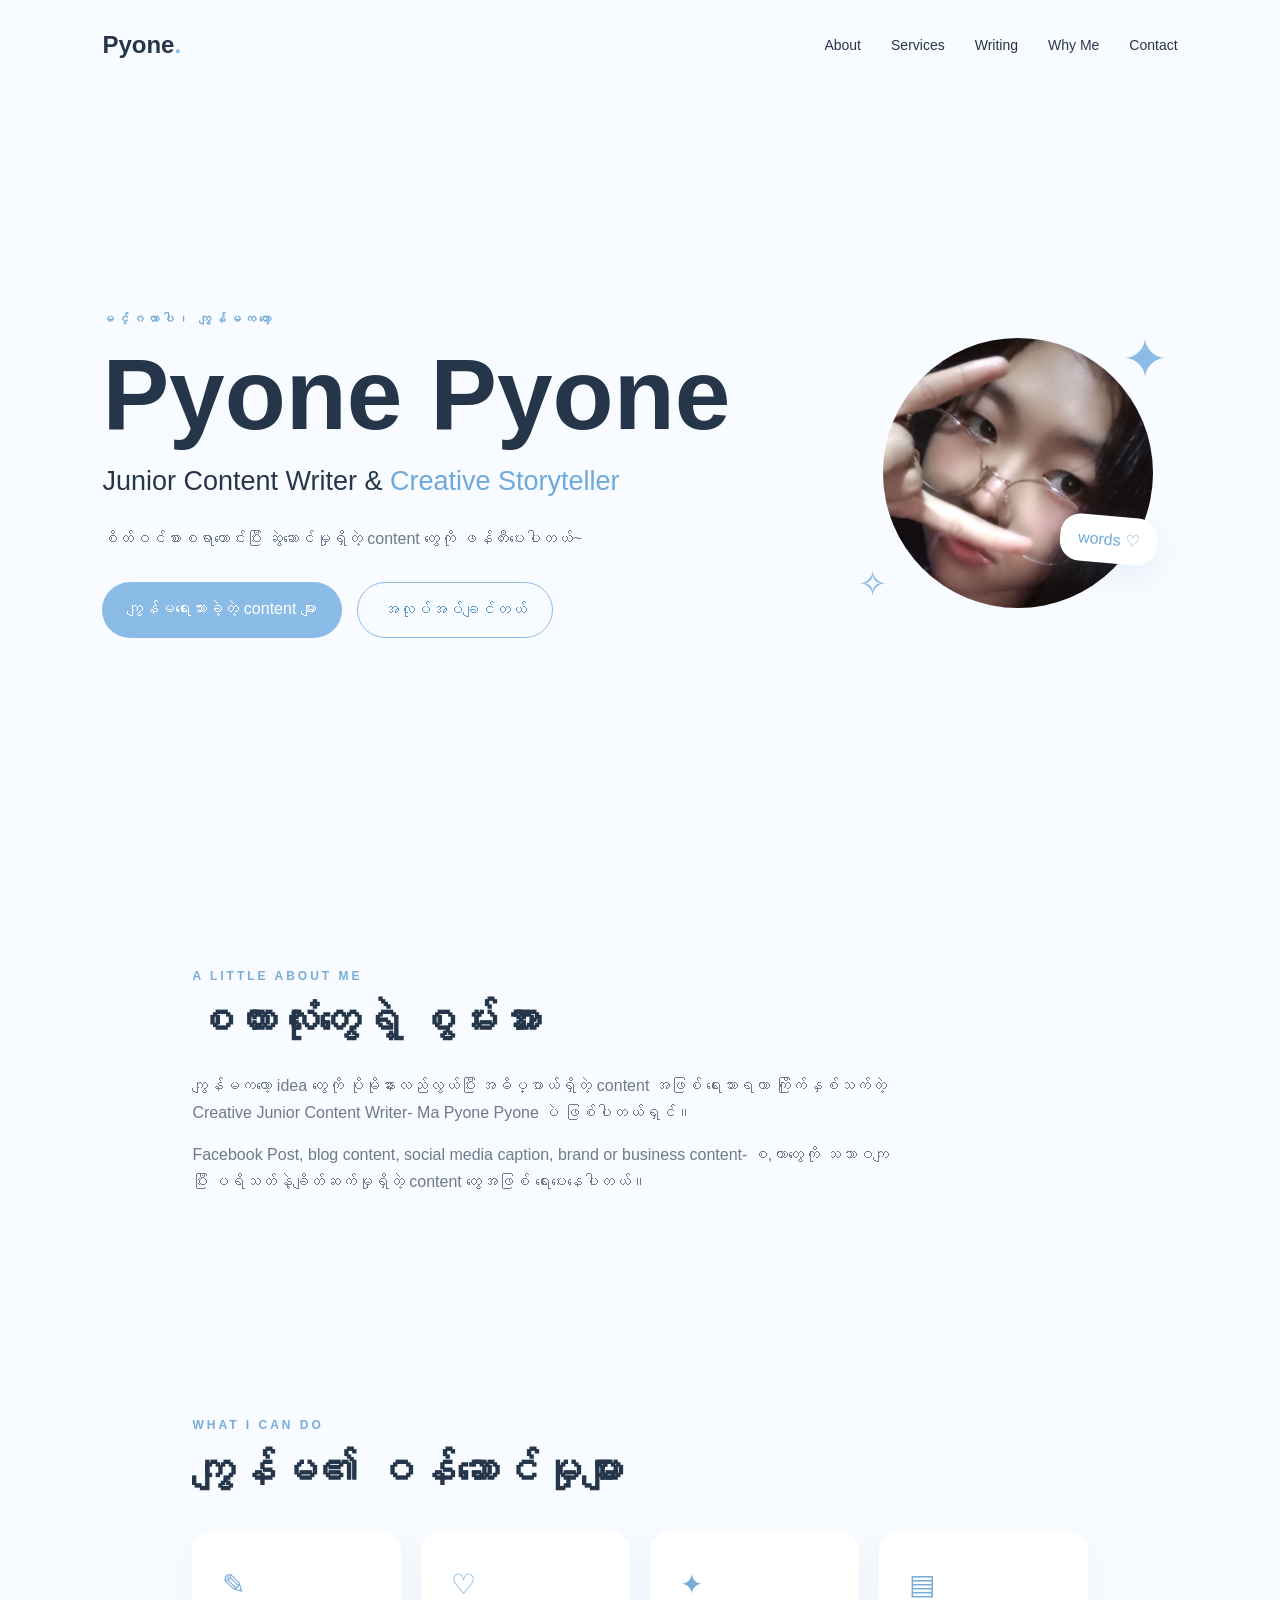
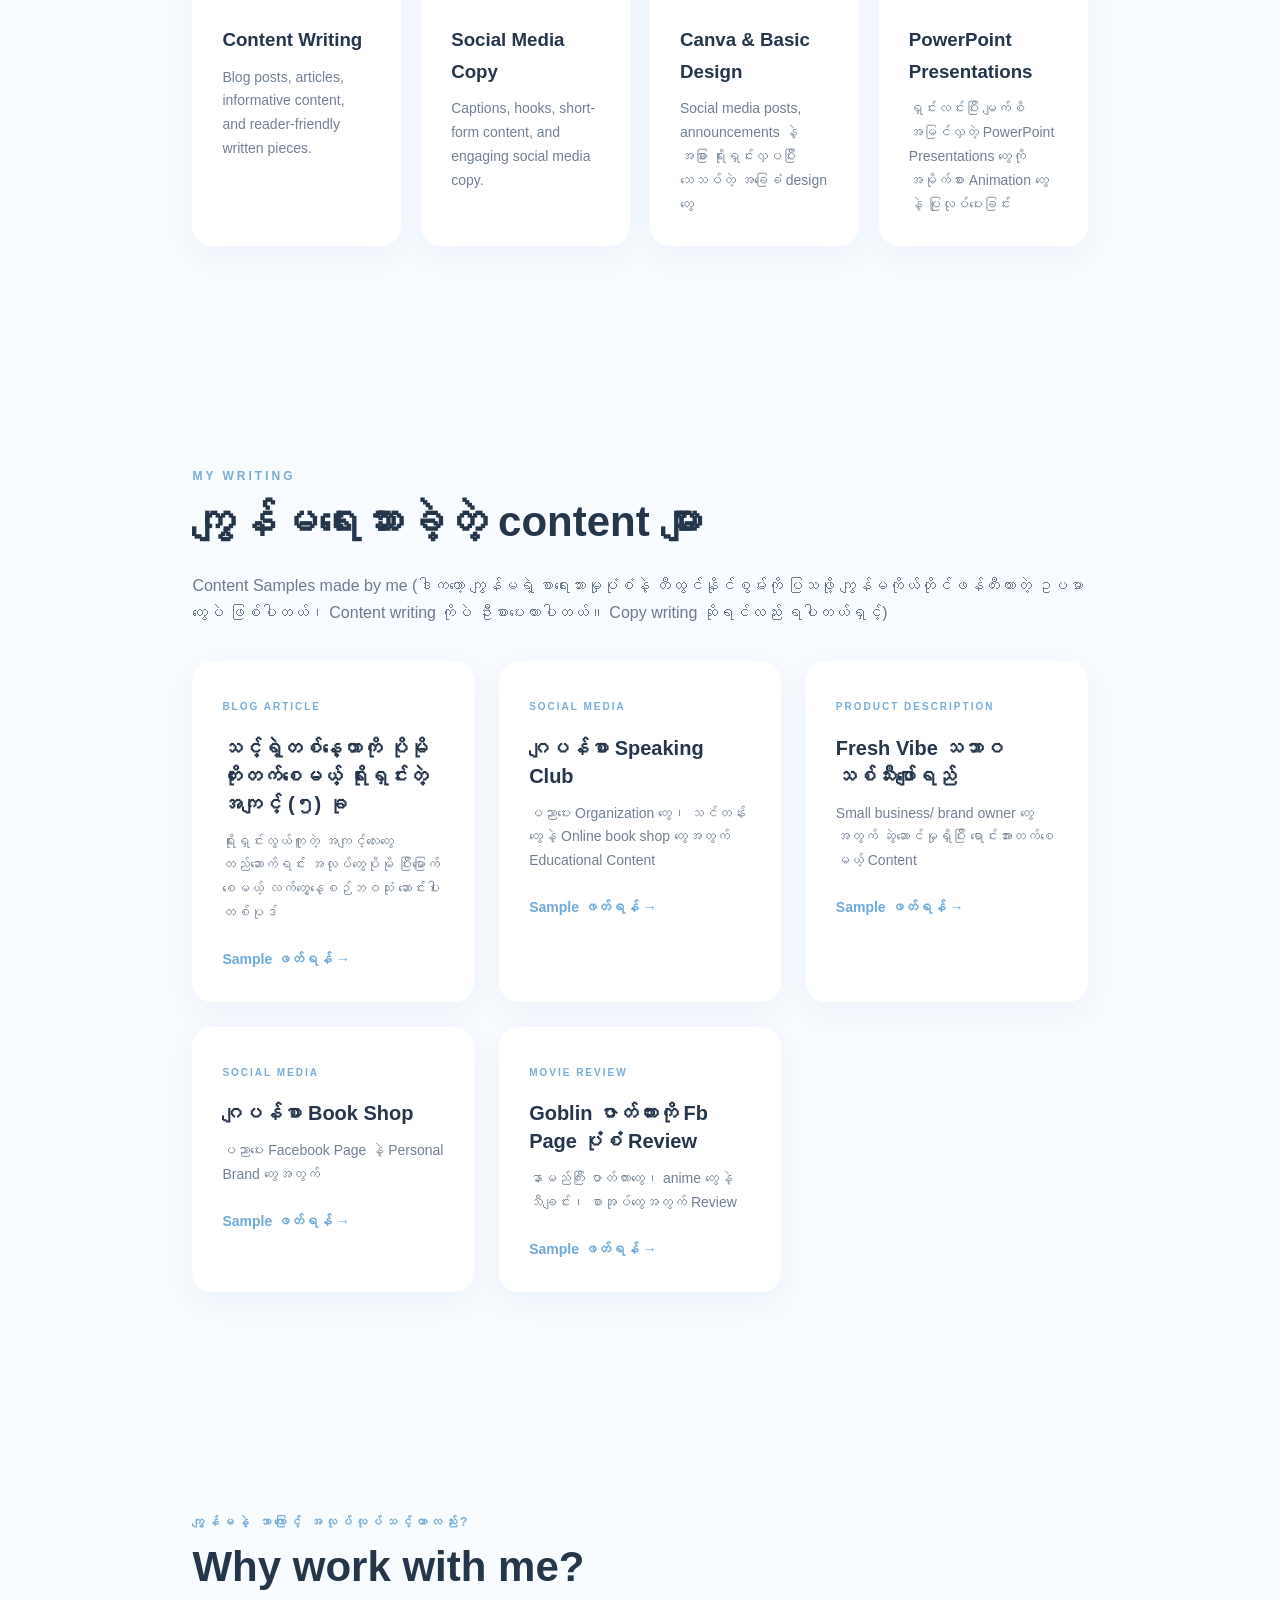
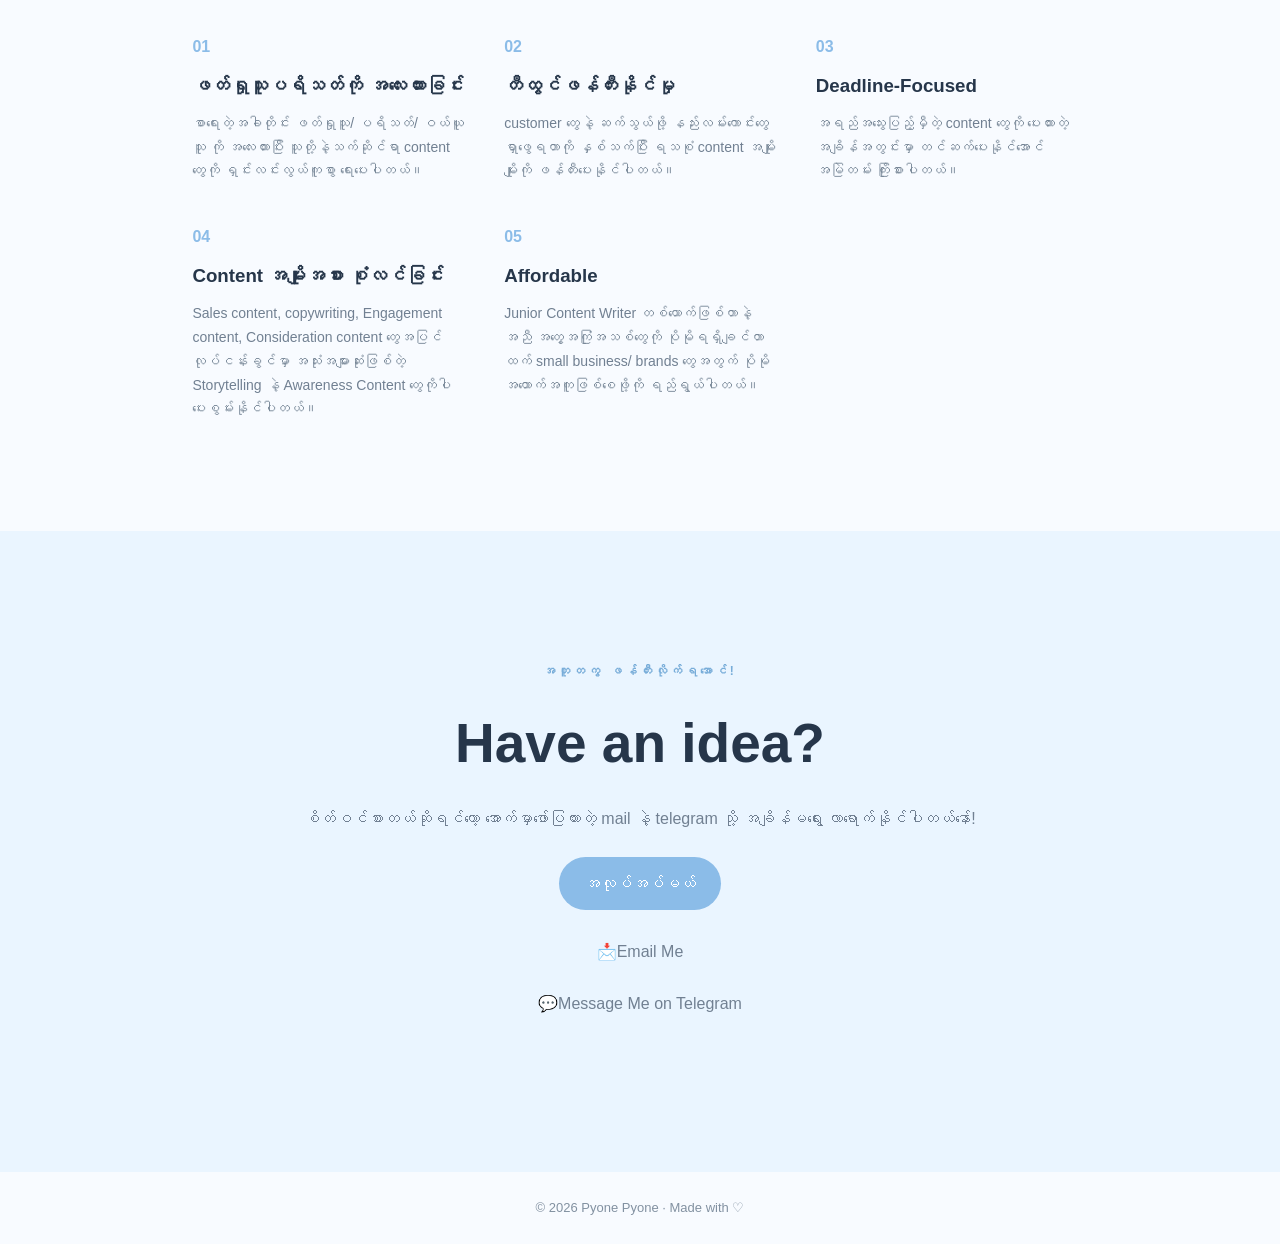
<file: index.html>
<!DOCTYPE html>
<html lang="en">

<head>
    <meta charset="UTF-8">
    <meta name="viewport" content="width=device-width, initial-scale=1.0">

    <title>Pyone | Content Writer</title>

    <link rel="stylesheet" href="mmstyle.css">
</head>

<body>

    <!-- NAVIGATION -->
    <header>
        <nav class="navbar">

            <a href="#" class="logo">
                Pyone<span>.</span>
            </a>

            <button class="menu-toggle" id="menu-toggle">
                ☰
            </button>

            <div class="nav-links" id="nav-links">
                <a href="#about">About</a>
                <a href="#services">Services</a>
                <a href="#writing">Writing</a>
                <a href="#why-me">Why Me</a>
                <a href="#contact">Contact</a>
            </div>

        </nav>
    </header>


    <!-- HERO -->
    <main>

        <section class="hero">

            <div class="hero-text">

                <p class="hello">မင်္ဂလာပါ၊ ကျွန်မကတော့</p>

                <h1>Pyone Pyone</h1>

                <h2>
                    Junior Content Writer &
                    <span>Creative Storyteller</span>
                </h2>

                <p class="intro">
                    စိတ်ဝင်စားစရာကောင်းပြီး ဆွဲဆောင်မှုရှိတဲ့ content တွေကို ဖန်တီးပေးပါတယ်~
                </p>

                <div class="buttons">

                    <a href="#writing" class="btn primary">
                        ကျွန်မရေးသားခဲ့တဲ့ content များ
                    </a>

                    <a href="#contact" class="btn secondary">
                        အလုပ်အပ်ချင်တယ်
                    </a>

                </div>

            </div>


            <div class="hero-decoration">

                <div class="circle">
                    <img src="me.jpg" alt="Your Name" oncontextmenu="return false;">
                </div>

                <div class="sparkle sparkle-one">✦</div>

                <div class="sparkle sparkle-two">✧</div>

                <div class="floating-note">
                    words ♡
                </div>

            </div>

        </section>


        <!-- ABOUT -->
        <section id="about" class="section reveal">

            <p class="section-label">A LITTLE ABOUT ME</p>

            <h2>စကားလုံးတွေရဲ့ စွမ်းအား</h2>

            <div class="about-content">

                <p>
                    ကျွန်မကတော့ idea တွေကို ပိုမိုနားလည်လွယ်ပြီး အဓိပ္ပာယ်ရှိတဲ့ content အဖြစ် ရေးသားရတာ ကြိုက်နှစ်သက်တဲ့ Creative Junior Content Writer- Ma Pyone Pyone ပဲ ဖြစ်ပါတယ်ရှင်။
                </p>

                <p>
                    Facebook Post, blog content, social media caption, brand or business content- စ,တာတွေကို သဘာဝကျပြီး ပရိသတ်နဲ့ချိတ်ဆက်မှုရှိတဲ့ content တွေအဖြစ် ရေးပေးနေပါတယ်။
                
                </p>

            </div>

        </section>


        <!-- SERVICES -->
        <section id="services" class="section reveal">

            <p class="section-label">WHAT I CAN DO</p>

            <h2>ကျွန်မ၏ ဝန်ဆောင်မှုများ</h2>

            <div class="services-container">

                <div class="service-card">
                    <div class="icon">✎</div>

                    <h3>Content Writing</h3>

                    <p>
                        Blog posts, articles, informative content,
                        and reader-friendly written pieces.
                    </p>
                </div>


                <div class="service-card">
                    <div class="icon">♡</div>

                    <h3>Social Media Copy</h3>

                    <p>
                        Captions, hooks, short-form content,
                        and engaging social media copy.
                    </p>
                </div>


                <div class="service-card">
                    <div class="icon">✦</div>

                    <h3>Canva & Basic Design</h3>

                    <p>
                        Social media posts, announcements နဲ့ အခြား ရိုးရှင်းလှပပြီး သေသပ်တဲ့ အခြေခံ design တွေ

                    </p>
                </div>


                <div class="service-card">
                    <div class="icon">▤</div>

                    <h3>PowerPoint Presentations</h3>

                    <p>
                        ရှင်းလင်းပြီး မျက်စိအမြင်လှတဲ့ PowerPoint Presentations တွေကို အမိုက်စား Animation တွေနဲ့ ပြုလုပ်ပေးခြင်း
                    </p>
                </div>

            </div>

        </section>


        <!-- WRITING -->
        <section id="writing" class="section reveal">

            <p class="section-label">MY WRITING</p>

            <h2>ကျွန်မရေးသားခဲ့တဲ့ content များ</h2>

            <p class="section-description">
                Content Samples made by me (ဒါကတော့ ကျွန်မရဲ့ စာရေးသားမှုပုံစံနဲ့ တီထွင်နိုင်စွမ်းကို ပြသဖို့ ကျွန်မကိုယ်တိုင်ဖန်တီးထားတဲ့  ဥပမာတွေပဲ ဖြစ်ပါတယ်၊ Content writing ကိုပဲ ဦးစားပေးထားပါတယ်။ Copy writing ဆိုရင်လည်း ရပါတယ်ရှင့်)
            </p>


            <div class="writing-container">

                <article class="writing-card">

                    <span class="writing-type">
                        BLOG ARTICLE
                    </span>

                    <h3>
                
                        သင့်ရဲ့တစ်နေ့တာကို ပိုမိုတိုးတက်စေမယ့် ရိုးရှင်းတဲ့အကျင့် (၅) ခု
                    </h3>

                    <p>
                        ရိုးရှင်းလွယ်ကူတဲ့ အကျင့်လေးတွေတည်ဆောက်ရင်း အလုပ်တွေပိုမို ပြီးမြောက်စေမယ့် လက်တွေ့နေ့စဉ်ဘဝသုံး ဆောင်းပါးတစ်ပုဒ်
                        
                    </p>

                    <a href="mmsample1.html"  class="read-more">
                        Sample ဖတ်ရန် →
                    </a>

                </article>


                <article class="writing-card">

                    <span class="writing-type">
                        SOCIAL MEDIA
                    </span>

                    <h3>
                        ဂျပန်စာ Speaking Club
                    </h3>

                    <p>
                        ပညာပေး Organization တွေ၊ သင်တန်းတွေနဲ့ Online book shop တွေအတွက် Educational Content
                    </p>

                    <a href="mmsample2.html"  class="read-more">
                        Sample ဖတ်ရန် →
                    </a>

                </article>


                <article class="writing-card">

                    <span class="writing-type">
                        PRODUCT DESCRIPTION
                    </span>

                    <h3>
                        Fresh Vibe သဘာဝသစ်သီးဖျော်ရည်
                    </h3>

                    <p>
                        Small business/ brand owner တွေအတွက် ဆွဲဆောင်မှုရှိပြီး ရောင်းအားတက်စေမယ့် Content
                    </p>

                    <a href="mmsample3.html"  class="read-more">
                        Sample ဖတ်ရန် →
                    </a>

                </article>

                <article class="writing-card">

                    <span class="writing-type">
                        SOCIAL MEDIA
                    </span>

                    <h3>
                        ဂျပန်စာ Book Shop
                    </h3>

                    <p>
                        ပညာပေး Facebook Page နဲ့ Personal Brand တွေအတွက်
                    </p>

                    <a href="mmsample4.html"  class="read-more">
                        Sample ဖတ်ရန် →
                    </a>

                </article>

                <article class="writing-card">

                    <span class="writing-type">
                        MOVIE REVIEW
                    </span>

                    <h3>
                        Goblin ဇာတ်ကားကို Fb Page ပုံစံ Review
                    </h3>

                    <p>
                        နာမည်ကြီး ဇာတ်ကားတွေ၊ anime တွေနဲ့ သီချင်း၊ စာအုပ်တွေအတွက် Review 
                    </p>

                    <a href="mmsample5.html"  class="read-more">
                        Sample ဖတ်ရန် →
                    </a>

                </article>
            </div>

        </section>


        <!-- WHY ME -->
        <section id="why-me" class="section reveal">

            <p class="section-label">ကျွန်မနဲ့ ဘာကြောင့် အလုပ်လုပ်သင့်တာလည်း?</p>

            <h2>Why work with me?</h2>

            <div class="qualities">

                <div>
                    <span>01</span>
                    <h3>ဖတ်ရှုသူပရိသတ်ကို အလေးထားခြင်း</h3>
                    <p>
                        စာရေးတဲ့အခါတိုင်း ဖတ်ရှုသူ/ ပရိသတ်/ ဝယ်ယူသူ ကို အလေးထားပြီး သူတို့နဲ့သက်ဆိုင်ရာ content တွေကို ရှင်းလင်းလွယ်ကူစွာ ရေးပေးပါတယ်။
                    
                    </p>
                </div>


                <div>
                    <span>02</span>
                    <h3>တီထွင်ဖန်တီးနိုင်မှု</h3>
                    <p>
                        customer တွေနဲ့ ဆက်သွယ်ဖို့ နည်းလမ်းကောင်းတွေရှာဖွေရတာကို နှစ်သက်ပြီး ရသစုံ content အမျိုးမျိုးကို ဖန်တီးပေးနိုင်ပါတယ်။
                       
                    </p>
                </div>


                <div>
                    <span>03</span>
                    <h3>Deadline-Focused</h3>
                    <p>
                        အရည်အသွေးပြည့်မှီတဲ့ content တွေကို ပေးထားတဲ့အချိန်အတွင်းမှာ တင်ဆက်ပေးနိုင်အောင် အမြဲတမ်း ကြိုးစားပါတယ်။
                        
                    </p>
                </div>

                <div>
                    <span>04</span>
                    <h3>Content အမျိုးအစား စုံလင်ခြင်း</h3>
                    <p>
                        Sales content, copywriting, Engagement content, Consideration content တွေအပြင် လုပ်ငန်းခွင်မှာ အသုံးအများဆုံးဖြစ်တဲ့ Storytelling နဲ့ Awareness Content တွေကိုပါ ပေးစွမ်းနိုင်ပါတယ်။
                        
                    </p>
                </div>

                <div>
                    <span>05</span>
                    <h3>Affordable</h3>
                    <p>
                        Junior Content Writer တစ်ယောက်ဖြစ်တာနဲ့အညီ အတွေ့အကြုံအသစ်တွေကို ပိုမိုရရှိချင်တာထက် small business/ brands တွေအတွက် ပိုမိုအထောက်အကူဖြစ်စေဖို့ကို ရည်ရွယ်ပါတယ်။
                        
                    </p>
                </div>
            </div>

        </section>


        <!-- CONTACT -->
        <section id="contact" class="contact reveal">

            <p class="section-label">အတူတကွ ဖန်တီးလိုက်ရအောင်!</p>

            <h2>Have an idea?</h2>

            <p>
                စိတ်ဝင်စားတယ်ဆိုရင်တော့ အောက်မှာဖော်ပြထားတဲ့ mail နဲ့ telegram သို့ အချိန်မရွေး လာရောက်နိုင်ပါတယ်နော်!
            </p>

            <a
                href="mailto:pyonepyone.444.53@gmail.com"
                class="btn primary"
            >အလုပ်အပ်မယ်
            </a>
            <br><br>
            <p><a href="mailto:pyonepyone.444.53@gmail.com">📩Email Me</a></p>
            <p><a href="https://t.me/pyone_p" target="_blank" >💬Message Me on Telegram</a></p>
        </section>

    </main>


    <!-- FOOTER -->
    <footer>

        <p>
            © 2026 Pyone Pyone · Made with ♡
        </p>

    </footer>


    <script src="mmscript.js"></script>

</body>
</html>
</file>
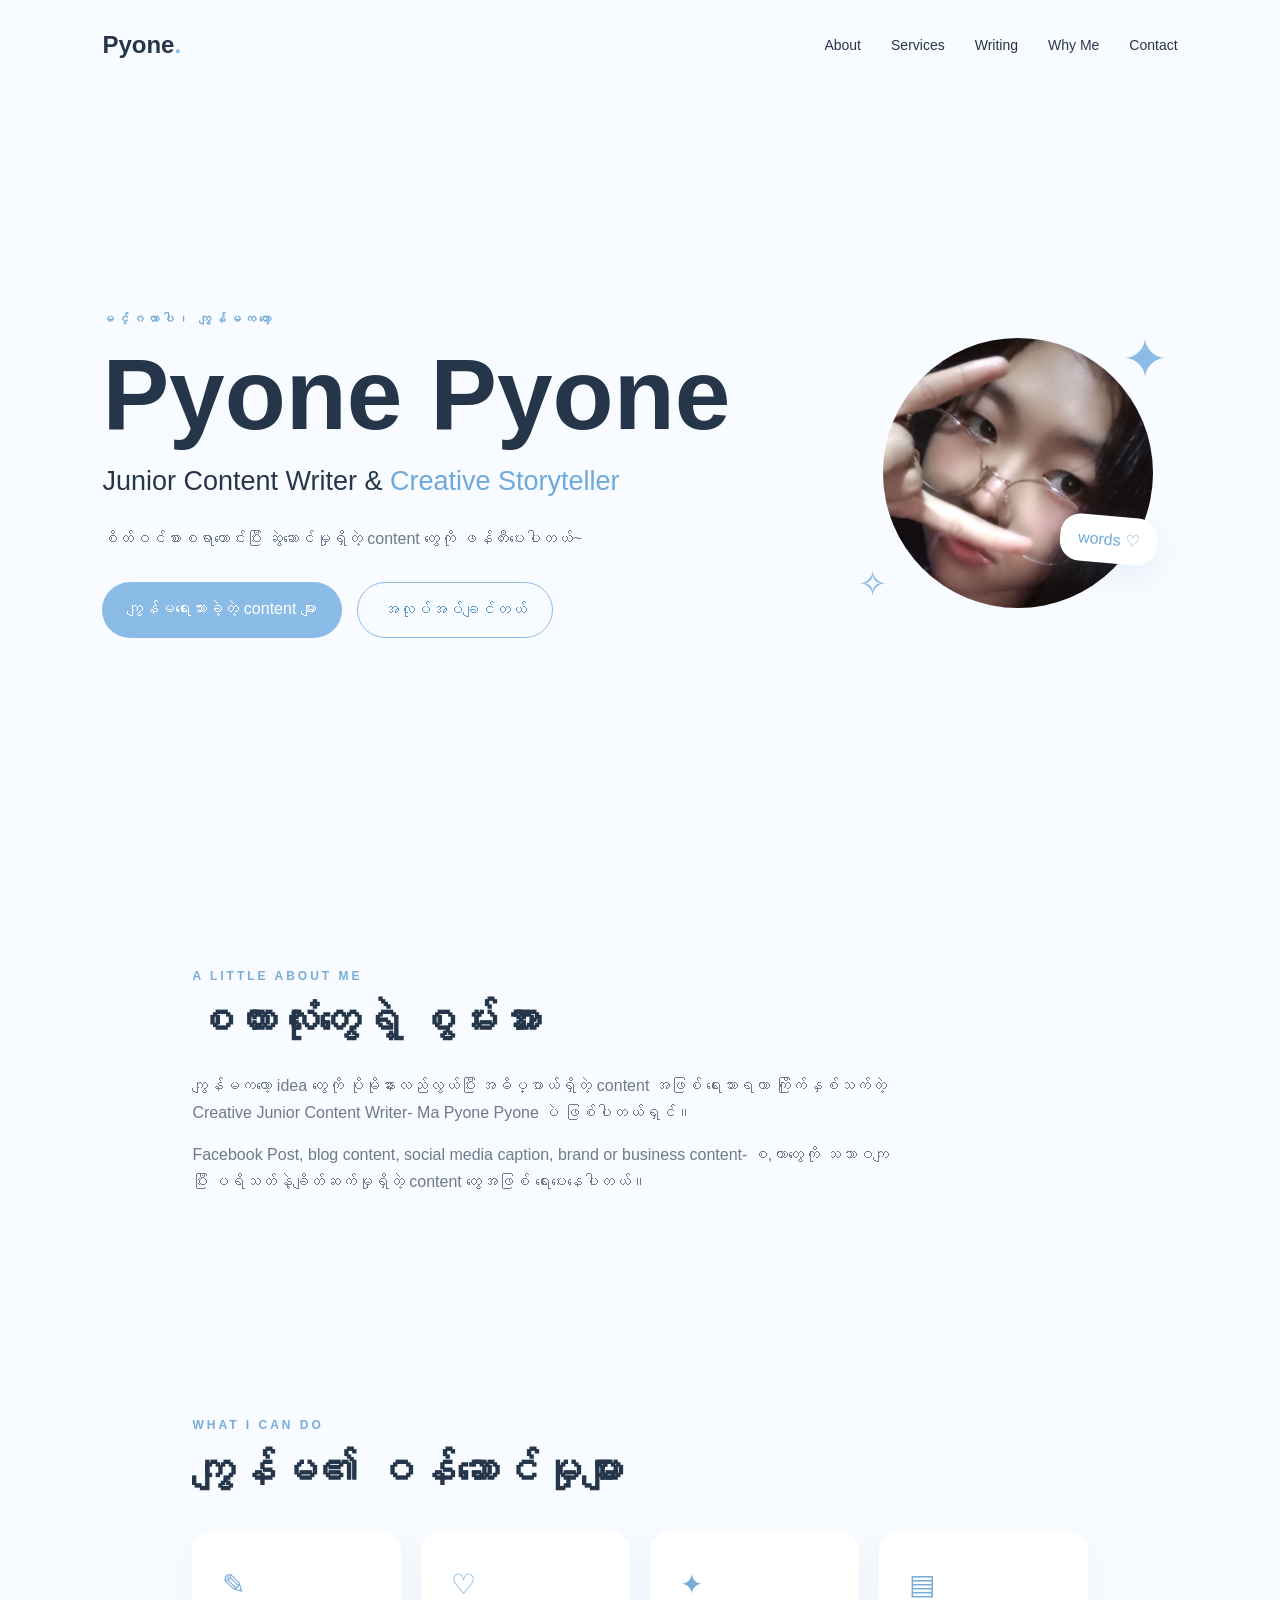
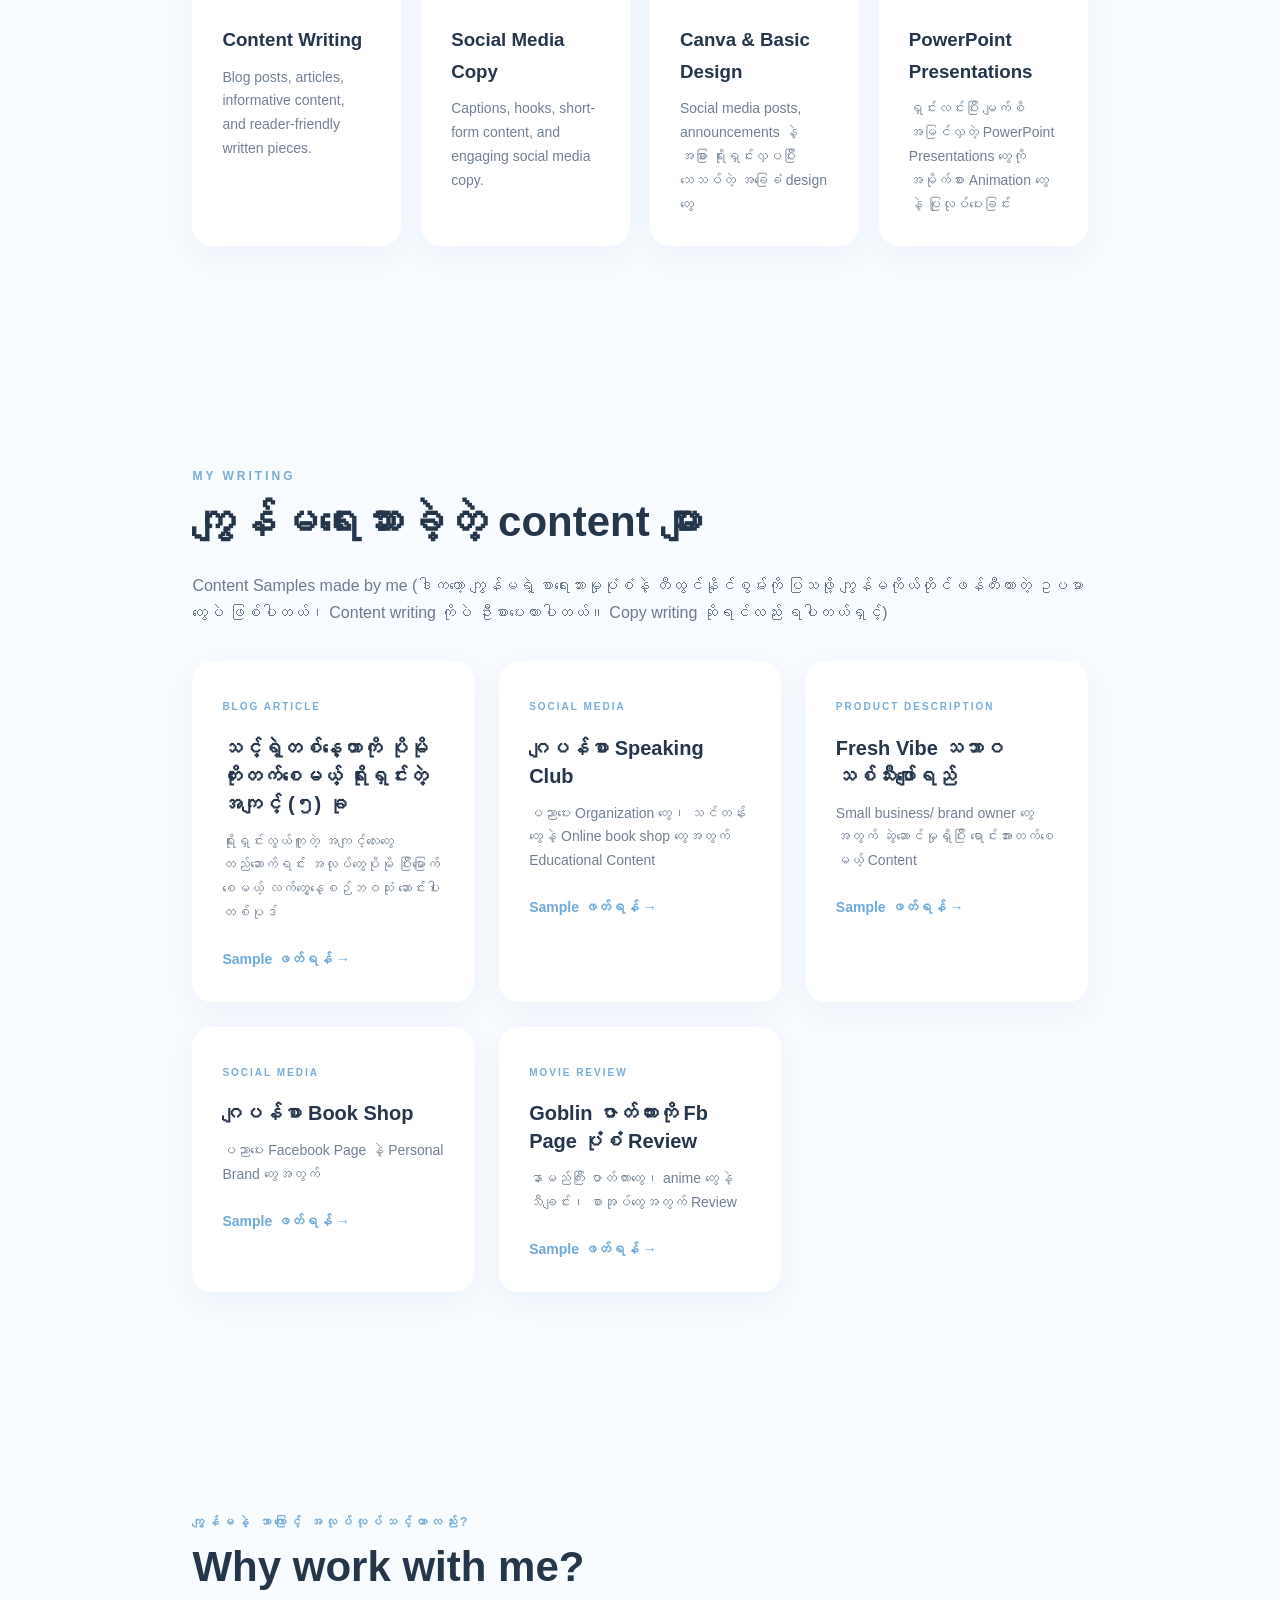
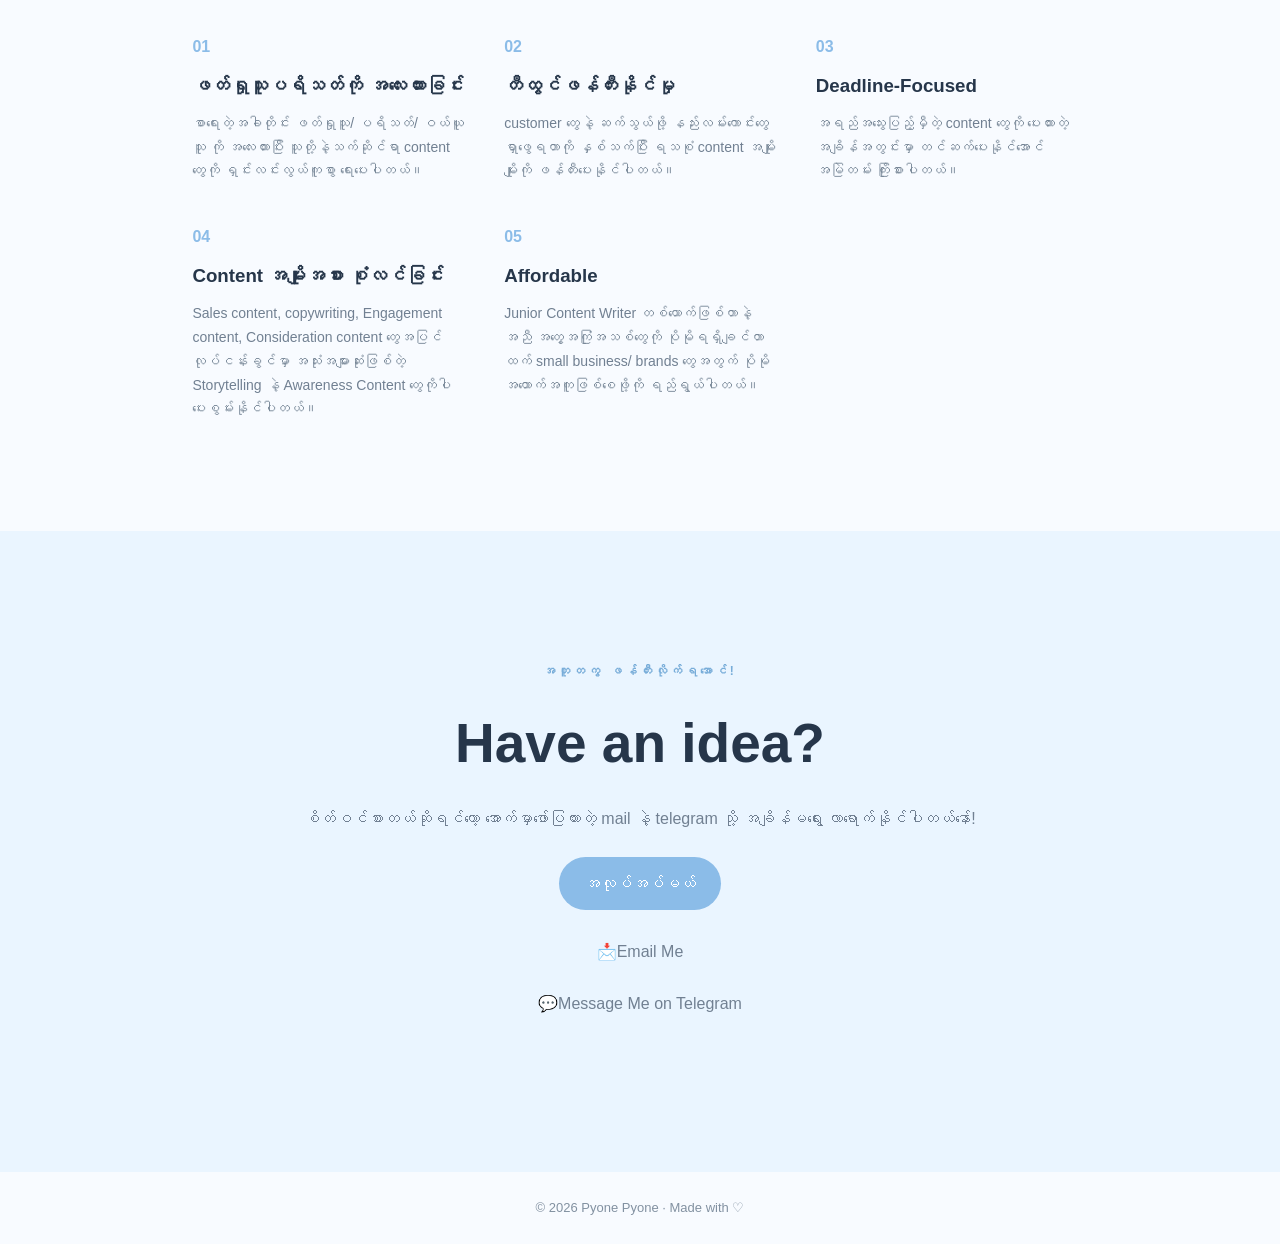
<file: mmindex.html>
<!DOCTYPE html>
<html lang="en">

<head>
    <meta charset="UTF-8">
    <meta name="viewport" content="width=device-width, initial-scale=1.0">

    <title>Pyone | Content Writer</title>

    <link rel="stylesheet" href="mmstyle.css">
</head>

<body>

    <!-- NAVIGATION -->
    <header>
        <nav class="navbar">

            <a href="#" class="logo">
                Pyone<span>.</span>
            </a>

            <button class="menu-toggle" id="menu-toggle">
                ☰
            </button>

            <div class="nav-links" id="nav-links">
                <a href="#about">About</a>
                <a href="#services">Services</a>
                <a href="#writing">Writing</a>
                <a href="#why-me">Why Me</a>
                <a href="#contact">Contact</a>
            </div>

        </nav>
    </header>


    <!-- HERO -->
    <main>

        <section class="hero">

            <div class="hero-text">

                <p class="hello">မင်္ဂလာပါ၊ ကျွန်မကတော့</p>

                <h1>Pyone Pyone</h1>

                <h2>
                    Junior Content Writer &
                    <span>Creative Storyteller</span>
                </h2>

                <p class="intro">
                    စိတ်ဝင်စားစရာကောင်းပြီး ဆွဲဆောင်မှုရှိတဲ့ content တွေကို ဖန်တီးပေးပါတယ်~
                </p>

                <div class="buttons">

                    <a href="#writing" class="btn primary">
                        ကျွန်မရေးသားခဲ့တဲ့ content များ
                    </a>

                    <a href="#contact" class="btn secondary">
                        အလုပ်အပ်ချင်တယ်
                    </a>

                </div>

            </div>


            <div class="hero-decoration">

                <div class="circle">
                    <img src="me.jpg" alt="Your Name" oncontextmenu="return false;">
                </div>

                <div class="sparkle sparkle-one">✦</div>

                <div class="sparkle sparkle-two">✧</div>

                <div class="floating-note">
                    words ♡
                </div>

            </div>

        </section>


        <!-- ABOUT -->
        <section id="about" class="section reveal">

            <p class="section-label">A LITTLE ABOUT ME</p>

            <h2>စကားလုံးတွေရဲ့ စွမ်းအား</h2>

            <div class="about-content">

                <p>
                    ကျွန်မကတော့ idea တွေကို ပိုမိုနားလည်လွယ်ပြီး အဓိပ္ပာယ်ရှိတဲ့ content အဖြစ် ရေးသားရတာ ကြိုက်နှစ်သက်တဲ့ Creative Junior Content Writer- Ma Pyone Pyone ပဲ ဖြစ်ပါတယ်ရှင်။
                </p>

                <p>
                    Facebook Post, blog content, social media caption, brand or business content- စ,တာတွေကို သဘာဝကျပြီး ပရိသတ်နဲ့ချိတ်ဆက်မှုရှိတဲ့ content တွေအဖြစ် ရေးပေးနေပါတယ်။
                
                </p>

            </div>

        </section>


        <!-- SERVICES -->
        <section id="services" class="section reveal">

            <p class="section-label">WHAT I CAN DO</p>

            <h2>ကျွန်မ၏ ဝန်ဆောင်မှုများ</h2>

            <div class="services-container">

                <div class="service-card">
                    <div class="icon">✎</div>

                    <h3>Content Writing</h3>

                    <p>
                        Blog posts, articles, informative content,
                        and reader-friendly written pieces.
                    </p>
                </div>


                <div class="service-card">
                    <div class="icon">♡</div>

                    <h3>Social Media Copy</h3>

                    <p>
                        Captions, hooks, short-form content,
                        and engaging social media copy.
                    </p>
                </div>


                <div class="service-card">
                    <div class="icon">✦</div>

                    <h3>Canva & Basic Design</h3>

                    <p>
                        Social media posts, announcements နဲ့ အခြား ရိုးရှင်းလှပပြီး သေသပ်တဲ့ အခြေခံ design တွေ

                    </p>
                </div>


                <div class="service-card">
                    <div class="icon">▤</div>

                    <h3>PowerPoint Presentations</h3>

                    <p>
                        ရှင်းလင်းပြီး မျက်စိအမြင်လှတဲ့ PowerPoint Presentations တွေကို အမိုက်စား Animation တွေနဲ့ ပြုလုပ်ပေးခြင်း
                    </p>
                </div>

            </div>

        </section>


        <!-- WRITING -->
        <section id="writing" class="section reveal">

            <p class="section-label">MY WRITING</p>

            <h2>ကျွန်မရေးသားခဲ့တဲ့ content များ</h2>

            <p class="section-description">
                Content Samples made by me (ဒါကတော့ ကျွန်မရဲ့ စာရေးသားမှုပုံစံနဲ့ တီထွင်နိုင်စွမ်းကို ပြသဖို့ ကျွန်မကိုယ်တိုင်ဖန်တီးထားတဲ့  ဥပမာတွေပဲ ဖြစ်ပါတယ်၊ Content writing ကိုပဲ ဦးစားပေးထားပါတယ်။ Copy writing ဆိုရင်လည်း ရပါတယ်ရှင့်)
            </p>


            <div class="writing-container">

                <article class="writing-card">

                    <span class="writing-type">
                        BLOG ARTICLE
                    </span>

                    <h3>
                
                        သင့်ရဲ့တစ်နေ့တာကို ပိုမိုတိုးတက်စေမယ့် ရိုးရှင်းတဲ့အကျင့် (၅) ခု
                    </h3>

                    <p>
                        ရိုးရှင်းလွယ်ကူတဲ့ အကျင့်လေးတွေတည်ဆောက်ရင်း အလုပ်တွေပိုမို ပြီးမြောက်စေမယ့် လက်တွေ့နေ့စဉ်ဘဝသုံး ဆောင်းပါးတစ်ပုဒ်
                        
                    </p>

                    <a href="mmsample1.html"  class="read-more">
                        Sample ဖတ်ရန် →
                    </a>

                </article>


                <article class="writing-card">

                    <span class="writing-type">
                        SOCIAL MEDIA
                    </span>

                    <h3>
                        ဂျပန်စာ Speaking Club
                    </h3>

                    <p>
                        ပညာပေး Organization တွေ၊ သင်တန်းတွေနဲ့ Online book shop တွေအတွက် Educational Content
                    </p>

                    <a href="mmsample2.html"  class="read-more">
                        Sample ဖတ်ရန် →
                    </a>

                </article>


                <article class="writing-card">

                    <span class="writing-type">
                        PRODUCT DESCRIPTION
                    </span>

                    <h3>
                        Fresh Vibe သဘာဝသစ်သီးဖျော်ရည်
                    </h3>

                    <p>
                        Small business/ brand owner တွေအတွက် ဆွဲဆောင်မှုရှိပြီး ရောင်းအားတက်စေမယ့် Content
                    </p>

                    <a href="mmsample3.html"  class="read-more">
                        Sample ဖတ်ရန် →
                    </a>

                </article>

                <article class="writing-card">

                    <span class="writing-type">
                        SOCIAL MEDIA
                    </span>

                    <h3>
                        ဂျပန်စာ Book Shop
                    </h3>

                    <p>
                        ပညာပေး Facebook Page နဲ့ Personal Brand တွေအတွက်
                    </p>

                    <a href="mmsample4.html"  class="read-more">
                        Sample ဖတ်ရန် →
                    </a>

                </article>

                <article class="writing-card">

                    <span class="writing-type">
                        MOVIE REVIEW
                    </span>

                    <h3>
                        Goblin ဇာတ်ကားကို Fb Page ပုံစံ Review
                    </h3>

                    <p>
                        နာမည်ကြီး ဇာတ်ကားတွေ၊ anime တွေနဲ့ သီချင်း၊ စာအုပ်တွေအတွက် Review 
                    </p>

                    <a href="mmsample5.html"  class="read-more">
                        Sample ဖတ်ရန် →
                    </a>

                </article>
            </div>

        </section>


        <!-- WHY ME -->
        <section id="why-me" class="section reveal">

            <p class="section-label">ကျွန်မနဲ့ ဘာကြောင့် အလုပ်လုပ်သင့်တာလည်း?</p>

            <h2>Why work with me?</h2>

            <div class="qualities">

                <div>
                    <span>01</span>
                    <h3>ဖတ်ရှုသူပရိသတ်ကို အလေးထားခြင်း</h3>
                    <p>
                        စာရေးတဲ့အခါတိုင်း ဖတ်ရှုသူ/ ပရိသတ်/ ဝယ်ယူသူ ကို အလေးထားပြီး သူတို့နဲ့သက်ဆိုင်ရာ content တွေကို ရှင်းလင်းလွယ်ကူစွာ ရေးပေးပါတယ်။
                    
                    </p>
                </div>


                <div>
                    <span>02</span>
                    <h3>တီထွင်ဖန်တီးနိုင်မှု</h3>
                    <p>
                        customer တွေနဲ့ ဆက်သွယ်ဖို့ နည်းလမ်းကောင်းတွေရှာဖွေရတာကို နှစ်သက်ပြီး ရသစုံ content အမျိုးမျိုးကို ဖန်တီးပေးနိုင်ပါတယ်။
                       
                    </p>
                </div>


                <div>
                    <span>03</span>
                    <h3>Deadline-Focused</h3>
                    <p>
                        အရည်အသွေးပြည့်မှီတဲ့ content တွေကို ပေးထားတဲ့အချိန်အတွင်းမှာ တင်ဆက်ပေးနိုင်အောင် အမြဲတမ်း ကြိုးစားပါတယ်။
                        
                    </p>
                </div>

                <div>
                    <span>04</span>
                    <h3>Content အမျိုးအစား စုံလင်ခြင်း</h3>
                    <p>
                        Sales content, copywriting, Engagement content, Consideration content တွေအပြင် လုပ်ငန်းခွင်မှာ အသုံးအများဆုံးဖြစ်တဲ့ Storytelling နဲ့ Awareness Content တွေကိုပါ ပေးစွမ်းနိုင်ပါတယ်။
                        
                    </p>
                </div>

                <div>
                    <span>05</span>
                    <h3>Affordable</h3>
                    <p>
                        Junior Content Writer တစ်ယောက်ဖြစ်တာနဲ့အညီ အတွေ့အကြုံအသစ်တွေကို ပိုမိုရရှိချင်တာထက် small business/ brands တွေအတွက် ပိုမိုအထောက်အကူဖြစ်စေဖို့ကို ရည်ရွယ်ပါတယ်။
                        
                    </p>
                </div>
            </div>

        </section>


        <!-- CONTACT -->
        <section id="contact" class="contact reveal">

            <p class="section-label">အတူတကွ ဖန်တီးလိုက်ရအောင်!</p>

            <h2>Have an idea?</h2>

            <p>
                စိတ်ဝင်စားတယ်ဆိုရင်တော့ အောက်မှာဖော်ပြထားတဲ့ mail နဲ့ telegram သို့ အချိန်မရွေး လာရောက်နိုင်ပါတယ်နော်!
            </p>

            <a
                href="mailto:pyonepyone.444.53@gmail.com"
                class="btn primary"
            >အလုပ်အပ်မယ်
            </a>
            <br><br>
            <p><a href="mailto:pyonepyone.444.53@gmail.com">📩Email Me</a></p>
            <p><a href="https://t.me/pyone_p" target="_blank" >💬Message Me on Telegram</a></p>
        </section>

    </main>


    <!-- FOOTER -->
    <footer>

        <p>
            © 2026 Pyone Pyone · Made with ♡
        </p>

    </footer>


    <script src="mmscript.js"></script>

</body>
</html>
</file>
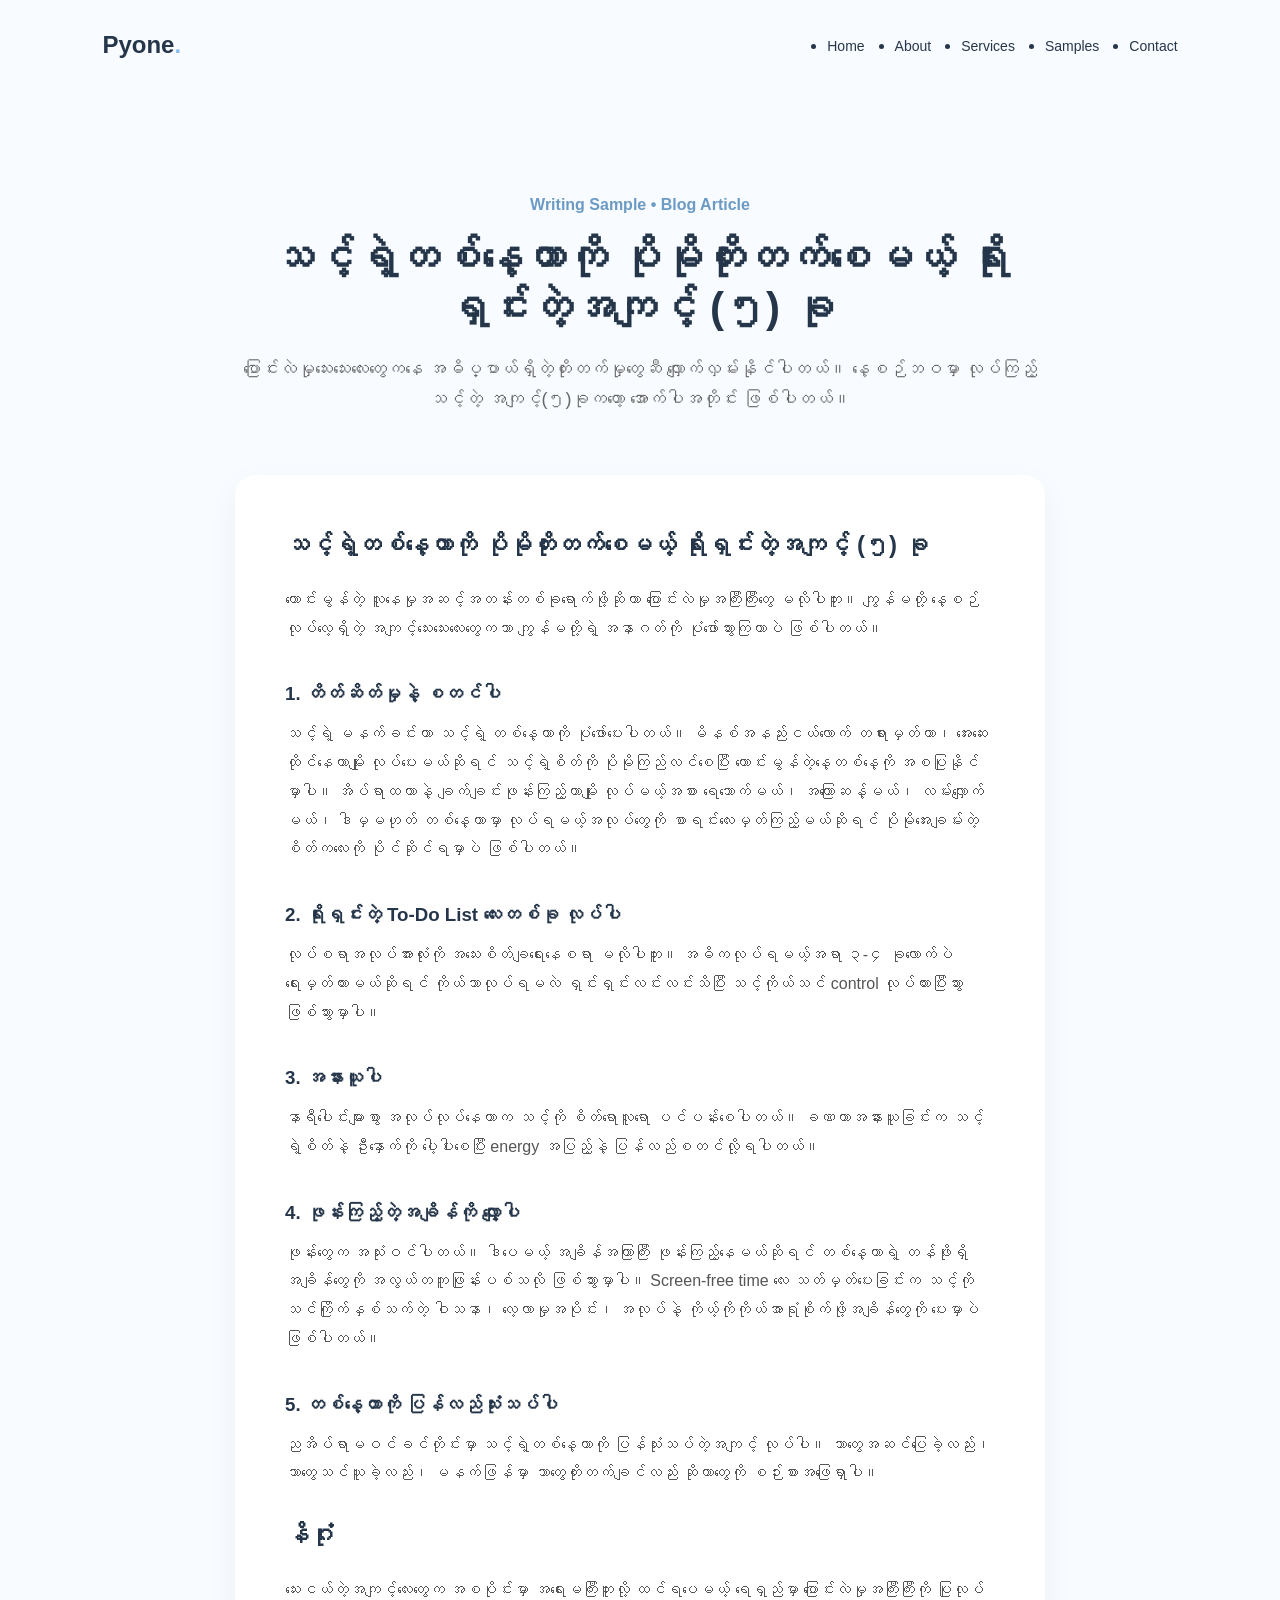
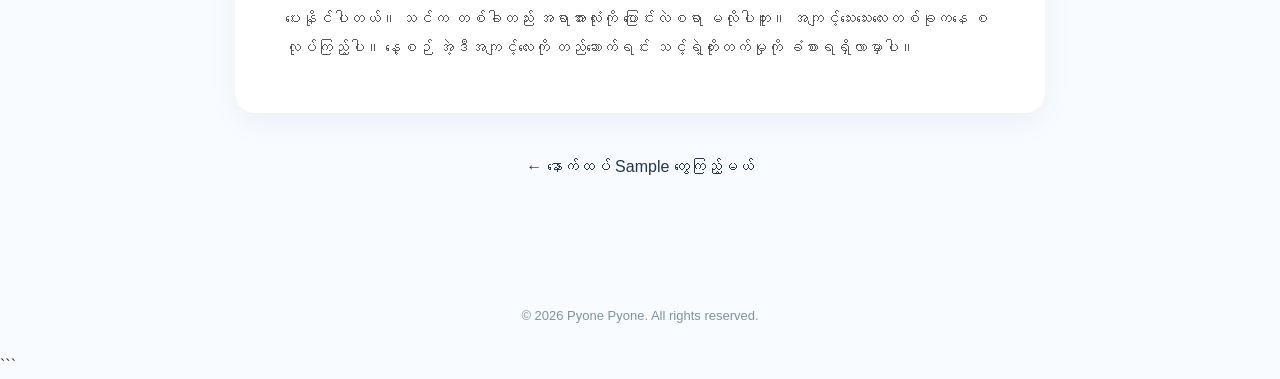
<file: mmsample1.html>
<!DOCTYPE html>
<html lang="en">

<head>
    <meta charset="UTF-8">
    <meta name="viewport" content="width=device-width, initial-scale=1.0">

    <title>သင့်ရဲ့တစ်နေ့တာကို ပိုမိုတိုးတက်စေမယ့် ရိုးရှင်းတဲ့အကျင့် (၅) ခု</title>

    <!-- Go back one folder to find style.css -->
    <link rel="stylesheet" href="mmstyle.css">
</head>

<body>

    <!-- Navigation -->
    <header>
        <nav class="navbar">

            <div class="logo">
                Pyone<span>.</span>
            </div>

            <ul class="nav-links">
                <li><a href="index.html">Home</a></li>
                <li><a href="index.html#about">About</a></li>
                <li><a href="index.html#services">Services</a></li>
                <li><a href="index.html#writing">Samples</a></li>
                <li><a href="index.html#contact">Contact</a></li>
            </ul>

        </nav>
    </header>


    <!-- Article -->
    <main class="sample-page">

        <section class="sample-header">

            <p class="sample-category">
                Writing Sample • Blog Article
            </p>

            <h1>သင့်ရဲ့တစ်နေ့တာကို ပိုမိုတိုးတက်စေမယ့် ရိုးရှင်းတဲ့အကျင့် (၅) ခု</h1>

            <p class="sample-intro">
                ပြောင်းလဲမှုသေးသေးလေးတွေကနေ အဓိပ္ပာယ်ရှိတဲ့တိုးတက်မှုတွေဆီ လျှောက်လှမ်းနိုင်ပါတယ်။ နေ့စဉ်ဘဝမှာ လုပ်ကြည့်သင့်တဲ့ အကျင့်(၅)ခုကတော့ အောက်ပါအတိုင်း ဖြစ်ပါတယ်။
                
            </p>

        </section>


        <article class="sample-content">

            <h2>သင့်ရဲ့တစ်နေ့တာကို ပိုမိုတိုးတက်စေမယ့် ရိုးရှင်းတဲ့အကျင့် (၅) ခု</h2>

            <p>
                ကောင်းမွန်တဲ့ လူနေမှုအဆင့်အတန်းတစ်ခုရောက်ဖို့ဆိုတာ ပြောင်းလဲမှုအကြီးကြီးတွေ မလိုပါဘူး။ ကျွန်မတို့ နေ့စဉ်လုပ်လေ့ရှိတဲ့ အကျင့်သေးသေးလေးတွေကသာ ကျွန်မတို့ရဲ့ အနာဂတ်ကို ပုံဖော်သွားကြတာပဲ ဖြစ်ပါတယ်။
            </p>

            <h3>1. တိတ်ဆိတ်မှုနဲ့ စတင်ပါ</h3>

            <p>
                သင့်ရဲ့ မနက်ခင်းဟာ သင့်ရဲ့ တစ်နေ့တာကို ပုံဖော်ပေးပါတယ်။ မိနစ်အနည်းငယ်လောက် တရားမှတ်တာ၊ အေးဆေးထိုင်နေတာမျိုး လုပ်ပေးမယ်ဆိုရင် သင့်ရဲ့စိတ်ကို ပိုမိုကြည်လင်စေပြီး ကောင်းမွန်တဲ့နေ့တစ်နေ့ကို အစပြုနိုင်မှာပါ။ အိပ်ရာထတာနဲ့ ချက်ချင်းဖုန်းကြည့်တာမျိုး လုပ်မယ့်အစား ရေသောက်မယ်၊ အကြောဆန့်မယ်၊ လမ်းလျှောက်မယ်၊ ဒါမှမဟုတ် တစ်နေ့တာမှာ လုပ်ရမယ့်အလုပ်တွေကို စာရင်းလေးမှတ်ကြည့်မယ်ဆိုရင် ပိုမိုအေးချမ်းတဲ့စိတ်ကလေးကို ပိုင်ဆိုင်ရမှာပဲ ဖြစ်ပါတယ်။
                
            </p>

            <h3>2. ရိုးရှင်းတဲ့ To-Do List လေးတစ်ခု လုပ်ပါ</h3>

            <p>
                လုပ်စရာအလုပ်အားလုံးကို အသေးစိတ်ချရေးနေစရာ မလိုပါဘူး။ အဓိကလုပ်ရမယ့်အရာ ၃-၄ ခုလောက်ပဲ ရေးမှတ်ထားမယ်ဆိုရင် ကိုယ်ဘာလုပ်ရမလဲ ရှင်းရှင်းလင်းလင်းသိပြီး သင့်ကိုယ်သင် control လုပ်ထားပြီးသွား ဖြစ်သွားမှာပါ။
                
            </p>

            <h3>3. အနားယူပါ</h3>

            <p>
                နာရီပေါင်းများစွာ အလုပ်လုပ်နေတာက သင့်ကို စိတ်ရောလူရော ပင်ပန်းစေပါတယ်။ ခဏတာအနားယူခြင်းက သင့်ရဲ့စိတ်နဲ့ ဦးနှောက်ကို ပေါ့ပါးစေပြီး energy အပြည့်နဲ့ ပြန်လည်စတင်လို့ရပါတယ်။
                
            </p>

            <h3>4. ဖုန်းကြည့်တဲ့အချိန်ကို လျှော့ပါ</h3>

            <p>
                ဖုန်းတွေက အသုံးဝင်ပါတယ်။ ဒါပေမယ့် အချိန်အကြာကြီး ဖုန်းကြည့်နေမယ်ဆိုရင် တစ်နေ့တာရဲ့ တန်ဖိုးရှိအချိန်တွေကို အလွယ်တကူဖြုန်းပစ်သလို ဖြစ်သွားမှာပါ။ Screen-free time လေး သတ်မှတ်ပေးခြင်းက သင့်ကို သင်ကြိုက်နှစ်သက်တဲ့ ဝါသနာ၊ လေ့လာမှုအပိုင်း၊ အလုပ်နဲ့ ကိုယ့်ကိုကိုယ်အာရုံစိုက်ဖို့အချိန်တွေကို ပေးမှာပဲ ဖြစ်ပါတယ်။
                
            </p>

            <h3>5. တစ်နေ့တာကို ပြန်လည်သုံးသပ်ပါ</h3>

            <p>
                ညအိပ်ရာမဝင်ခင်တိုင်းမှာ သင့်ရဲ့တစ်နေ့တာကို ပြန်သုံးသပ်တဲ့အကျင့် လုပ်ပါ။ ဘာတွေအဆင်ပြေခဲ့လည်း၊ ဘာတွေသင်ယူခဲ့လည်း၊ မနက်ဖြန်မှာ ဘာတွေတိုးတက်ချင်လည်း ဆိုတာတွေကို စဉ်းစားအဖြေရှာပါ။
                
            </p>
            <br>
            <h2>နိဂုံး</h2>

            <p>
                သေးငယ်တဲ့အကျင့်လေးတွေက အစပိုင်းမှာ အရေးမကြီးဘူးလို့ ထင်ရပေမယ့် ရေရှည်မှာ ပြောင်းလဲမှုအကြီးကြီးကို ပြုလုပ်ပေးနိုင်ပါတယ်။ သင်က တစ်ခါတည်း အရာအားလုံးကို ပြောင်းလဲစရာ မလိုပါဘူး။ အကျင့်သေးသေးလေးတစ်ခုကနေ စလုပ်ကြည့်ပါ။ နေ့စဉ် အဲ့ဒီအကျင့်လေးကို တည်ဆောက်ရင်း သင့်ရဲ့တိုးတက်မှုကို ခံစားရရှိလာမှာပါ။
                
            </p>

        </article>


        <!-- Back to portfolio -->
        <div class="back-button">
            <a href="index.html#writing" class="sample-link">
                ← နောက်ထပ်  Sample တွေကြည့်မယ်
            </a>
        </div>

    </main>


    <footer>
        <p>© 2026 Pyone Pyone. All rights reserved.</p>
    </footer>

</body>

</html>
```
</file>
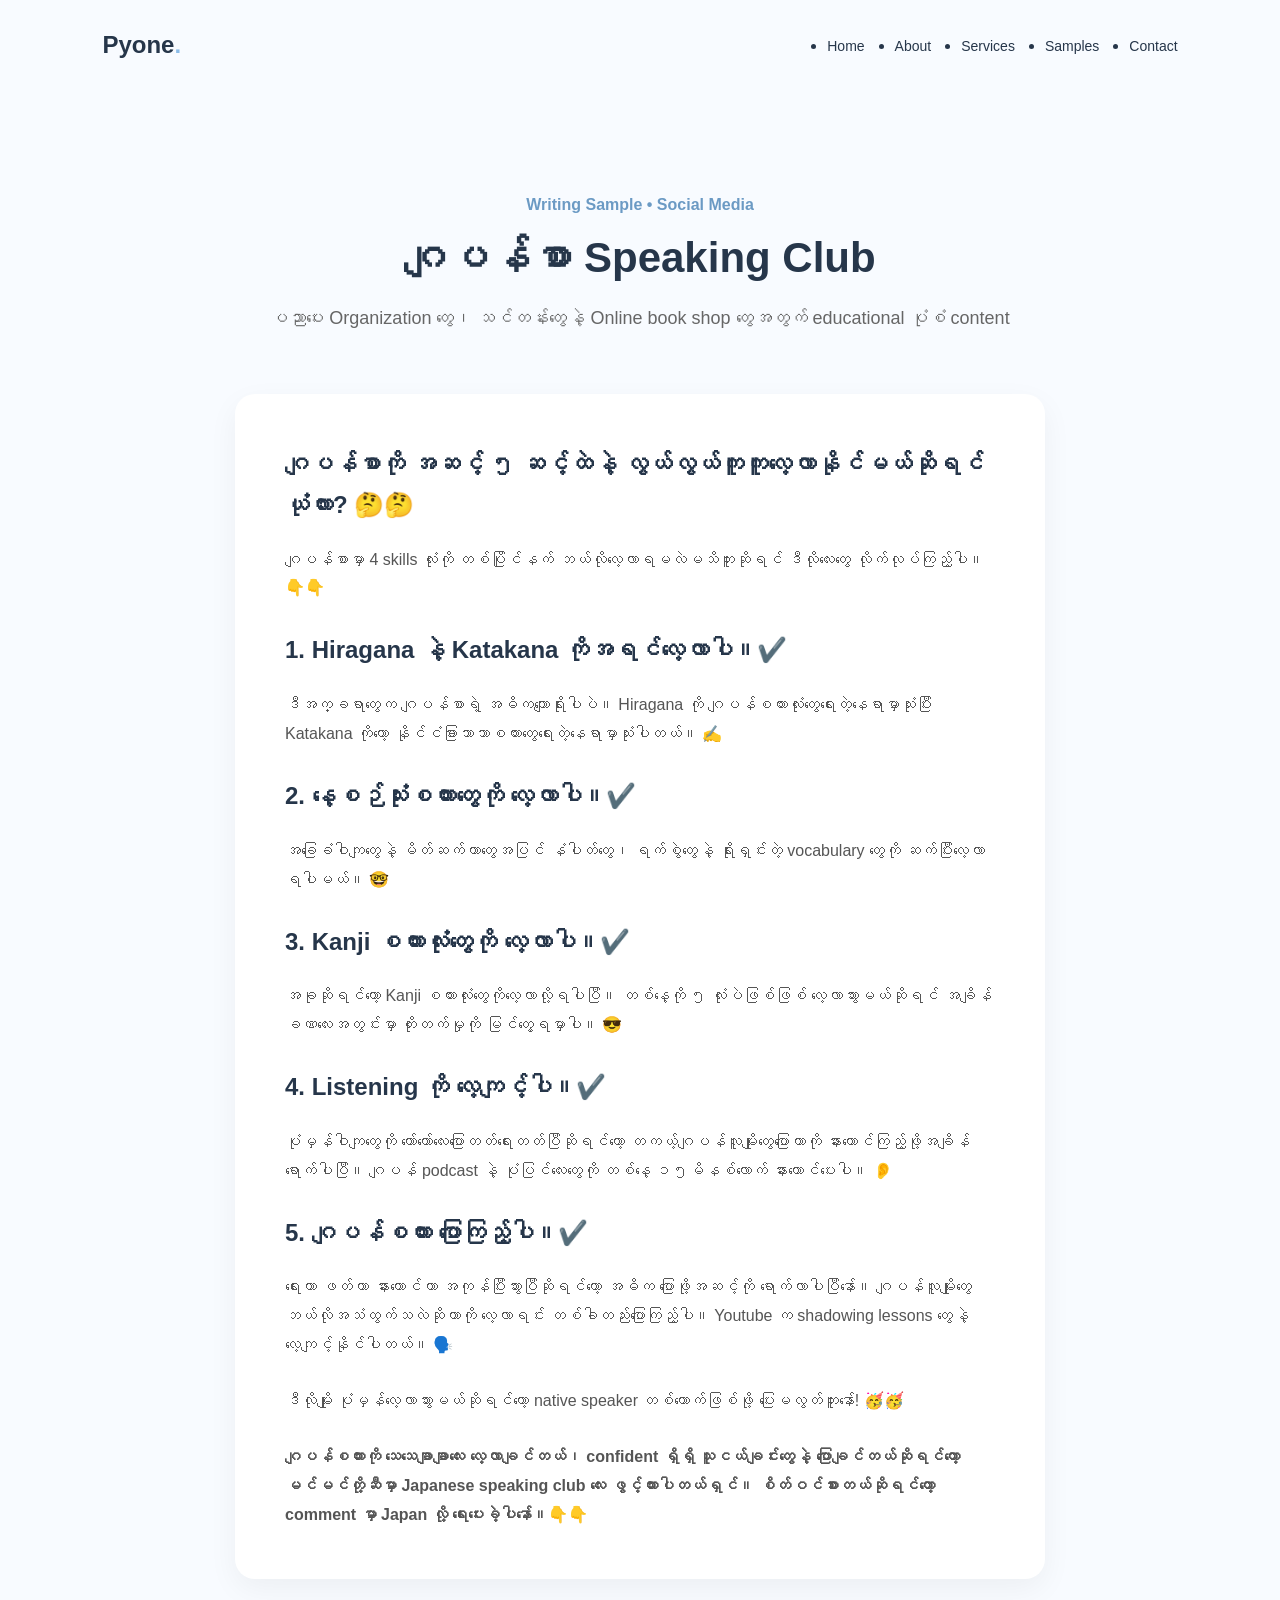
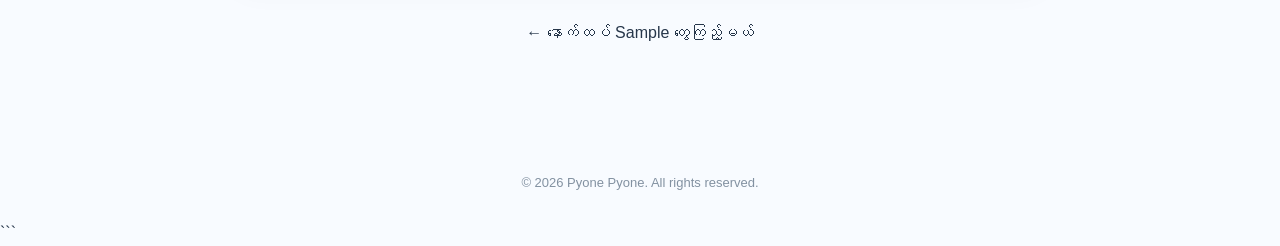
<file: mmsample2.html>
<!DOCTYPE html>
<html lang="en">

<head>
    <meta charset="UTF-8">
    <meta name="viewport" content="width=device-width, initial-scale=1.0">

    <title>ဂျပန်စာ Speaking Club</title>

    <!-- Go back one folder to find style.css -->
    <link rel="stylesheet" href="mmstyle.css">
</head>

<body>

    <!-- Navigation -->
    <header>
        <nav class="navbar">

            <div class="logo">
                Pyone<span>.</span>
            </div>

            <ul class="nav-links">
                <li><a href="index.html">Home</a></li>
                <li><a href="index.html#about">About</a></li>
                <li><a href="index.html#services">Services</a></li>
                <li><a href="index.html#writing">Samples</a></li>
                <li><a href="index.html#contact">Contact</a></li>
            </ul>

        </nav>
    </header>


    <!-- Article -->
    <main class="sample-page">

        <section class="sample-header">

            <p class="sample-category">
                Writing Sample • Social Media 
            </p>

            <h1>ဂျပန်စာ Speaking Club</h1>

            <p class="sample-intro">
                ပညာပေး Organization တွေ၊ သင်တန်းတွေနဲ့ Online book shop တွေအတွက် educational ပုံစံ content
            </p>

        </section>


        <article class="sample-content">

            <h2>ဂျပန်စာကို အဆင့် ၅ ဆင့်ထဲနဲ့ လွယ်လွယ်ကူကူလေ့လာနိုင်မယ်ဆိုရင် ယုံလား? 🤔🤔</h2>

            <p>
                ဂျပန်စာမှာ 4 skills လုံးကို တစ်ပြိုင်နက် ဘယ်လိုလေ့လာရမလဲမသိဘူးဆိုရင် ဒီလိုလေးတွေ လိုက်လုပ်ကြည့်ပါ။👇👇
            </p>
            <br>
            <h2>1. Hiragana နဲ့ Katakana ကိုအရင်လေ့လာပါ။✔️</h2>

            <p>
                ဒီအက္ခရာတွေက ဂျပန်စာရဲ့ အဓိကကျောရိုးပါပဲ။ Hiragana ကို ဂျပန်စကားလုံးတွေရေးတဲ့နေရာမှာသုံးပြီး Katakana ကိုတော့ နိုင်ငံခြားဘာသာစကားတွေရေးတဲ့နေရာမှာသုံးပါတယ်။ ✍️ 

            </p>
            <br>
            <h2>2. နေ့စဉ်သုံးစကားတွေကို လေ့လာပါ။✔️</h2>

            <p>
                အခြေခံဝါကျတွေနဲ့ မိတ်ဆက်တာတွေအပြင် နံပါတ်တွေ၊ ရက်စွဲတွေနဲ့ ရိုးရှင်းတဲ့ vocabulary တွေကို ဆက်ပြီးလေ့လာရပါမယ်။ 🤓 

            </p><br>
            <h2>3. Kanji စကားလုံးတွေကို လေ့လာပါ။✔️</h2>

            <p>
                အခုဆိုရင်တော့ Kanji စကားလုံးတွေကိုလေ့လာလို့ရပါပြီ။ တစ်နေ့ကို ၅ လုံးပဲဖြစ်ဖြစ် လေ့လာသွားမယ်ဆိုရင် အချိန်ခဏလေးအတွင်းမှာ တိုးတက်မှုကို မြင်တွေ့ရမှာပါ။ 😎 

            </p><br>
            <h2>4. Listening ကို လေ့ကျင့်ပါ။✔️</h2>

            <p>
                ပုံမှန်ဝါကျတွေကို တော်တော်လေးပြောတတ်ရေးတတ်ပြီဆိုရင်တော့ တကယ့်ဂျပန်လူမျိုးတွေပြောတာကို နားထောင်ကြည့်ဖို့အချိန်ရောက်ပါပြီ။ ဂျပန် podcast နဲ့ ပုံပြင်လေးတွေကို တစ်နေ့ ၁၅မိနစ်လောက် နားထောင်ပေးပါ။ 👂 
            </p><br>
            <h2>5. ဂျပန်စကား ပြောကြည့်ပါ။✔️</h2>

            <p>
                ရေးတာ ဖတ်တာ နားထောင်တာ အကုန်ပြီးသွားပြီဆိုရင်တော့ အဓိက ပြောဖို့အဆင့်ကို ရောက်လာပါပြီနော်။ ဂျပန်လူမျိုးတွေ ဘယ်လိုအသံထွက်သလဲဆိုတာကို လေ့လာရင်း တစ်ခါတည်းပြောကြည့်ပါ။ Youtube က shadowing lessons တွေနဲ့ လေ့ကျင့်နိုင်ပါတယ်။ 🗣️ 
            </p><br>
            <p>ဒီလိုမျိုး ပုံမှန်လေ့လာသွားမယ်ဆိုရင်တော့ native speaker တစ်ယောက်ဖြစ်ဖို့ ပြေးမလွတ်ဘူးနော်! 🥳🥳</p>
                <br>
            <p><b>ဂျပန်စကားကို သေသေချာချာလေး လေ့လာချင်တယ်၊ confident ရှိရှိ သူငယ်ချင်းတွေနဲ့ ပြောချင်တယ်ဆိုရင်တော့ မင်မင်တို့ဆီမှာ Japanese speaking club လေး ဖွင့်ထားပါတယ်ရှင်။ စိတ်ဝင်စားတယ်ဆိုရင်တော့ comment မှာ Japan လို့ ရေးပေးခဲ့ပါနော်။👇👇</b>
</p>

            

        </article>


        <!-- Back to portfolio -->
        <div class="back-button">
            <a href="index.html#writing" class="sample-link">
                ← နောက်ထပ် Sample တွေကြည့်မယ်
            </a>
        </div>

    </main>


    <footer>
        <p>© 2026 Pyone Pyone. All rights reserved.</p>
    </footer>

</body>

</html>
```
</file>
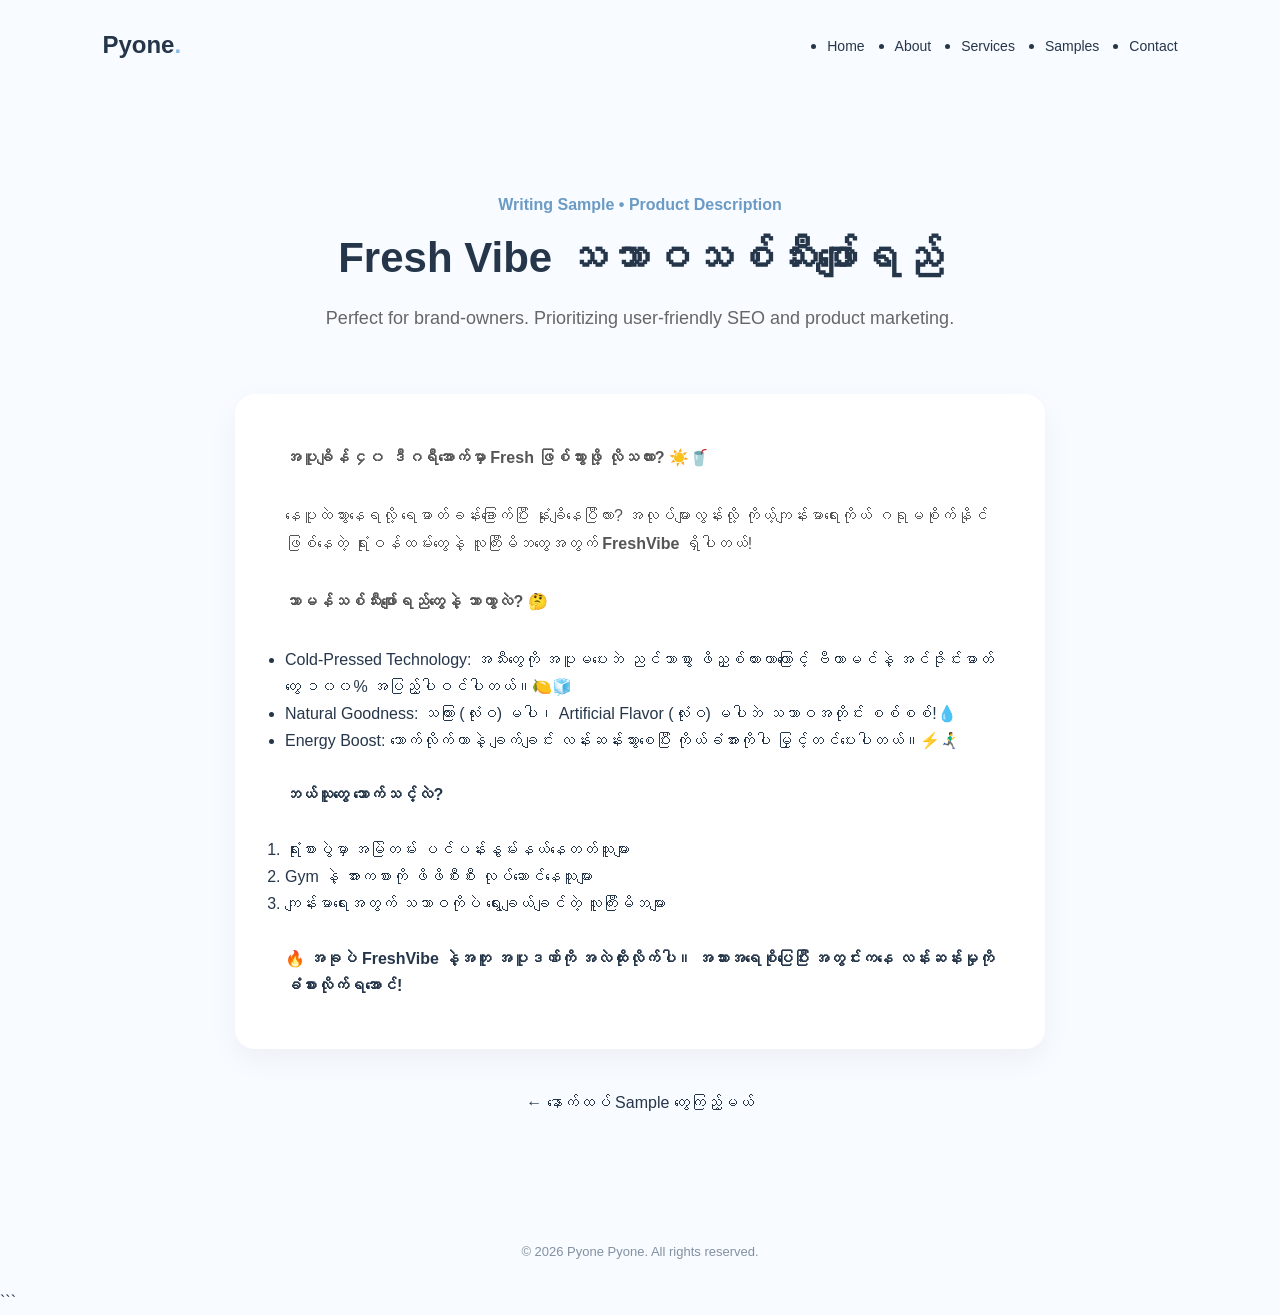
<file: mmsample3.html>
<!DOCTYPE html>
<html lang="en">

<head>
    <meta charset="UTF-8">
    <meta name="viewport" content="width=device-width, initial-scale=1.0">

    <title>Fresh Vibe သဘာဝသစ်သီးဖျော်ရည်</title>

    <!-- Go back one folder to find style.css -->
    <link rel="stylesheet" href="mmstyle.css">
</head>

<body>

    <!-- Navigation -->
    <header>
        <nav class="navbar">

            <div class="logo">
                Pyone<span>.</span>
            </div>

            <ul class="nav-links">
                <li><a href="index.html">Home</a></li>
                <li><a href="index.html#about">About</a></li>
                <li><a href="index.html#services">Services</a></li>
                <li><a href="index.html#writing">Samples</a></li>
                <li><a href="index.html#contact">Contact</a></li>
            </ul>

        </nav>
    </header>


    <!-- Article -->
    <main class="sample-page">

        <section class="sample-header">

            <p class="sample-category">
                Writing Sample • Product Description
            </p>

            <h1>Fresh Vibe သဘာဝသစ်သီးဖျော်ရည် </h1>

            <p class="sample-intro">
                Perfect for brand-owners. Prioritizing user-friendly SEO and product marketing.
            </p>

        </section>


        <article class="sample-content">
            <p><b>အပူချိန် ၄၀ ဒီဂရီအောက်မှာ Fresh ဖြစ်သွားဖို့ လိုသလား?</b> ☀️🥤<br><br>

            နေပူထဲသွားနေရလို့ ရေဓာတ်ခန်းခြောက်ပြီး နုံးချိနေပြီလား? အလုပ်များလွန်းလို့ ကိုယ့်ကျန်းမာရေးကိုယ် ဂရုမစိုက်နိုင်ဖြစ်နေတဲ့ ရုံးဝန်ထမ်းတွေနဲ့ လူကြီးမိဘတွေအတွက် <b>FreshVibe</b> ရှိပါတယ်!
            <br><br>
            <b>သာမန်သစ်သီးဖျော်ရည်တွေနဲ့ ဘာကွာလဲ? </b>🤔<br><br>
            <ul>
                <li>Cold-Pressed Technology: အသီးတွေကို အပူမပေးဘဲ ညင်သာစွာ ဖိညှစ်ထားတာကြောင့် ဗီတာမင်နဲ့ အင်ဇိုင်းဓာတ်တွေ ၁၀၀% အပြည့်ပါဝင်ပါတယ်။🍋🧊</li>
                <li>Natural Goodness: သကြား (လုံးဝ) မပါ၊ Artificial Flavor (လုံးဝ) မပါဘဲ သဘာဝအတိုင်း စစ်စစ်!💧</li>
                <li>Energy Boost: သောက်လိုက်တာနဲ့ ချက်ချင်း လန်းဆန်းသွားစေပြီး ကိုယ်ခံအားကိုပါ မြှင့်တင်ပေးပါတယ်။⚡🏃‍♂️‍➡️</li>
            </ul>
            <br>
            <b>ဘယ်သူတွေ သောက်သင့်လဲ?</b><br><br>
            <ol>
                <li>ရုံးစားပွဲမှာ အမြဲတမ်း ပင်ပန်းနွမ်းနယ်နေတတ်သူများ</li>
                <li>Gym နဲ့ အားကစားကို ဖိဖိစီးစီး လုပ်ဆောင်နေသူများ</li>
                <li>ကျန်းမာရေးအတွက် သဘာဝကိုပဲ ရွေးချယ်ချင်တဲ့ လူကြီးမိဘများ</li>
            </ol><br>
            <b>🔥 အခုပဲ FreshVibe နဲ့အတူ အပူဒဏ်ကို အလဲထိုးလိုက်ပါ။ အသားအရေစိုပြေပြီး အတွင်းကနေ လန်းဆန်းမှုကို ခံစားလိုက်ရအောင်!</b>
            </p>
            
        </article>


        <!-- Back to portfolio -->
        <div class="back-button">
            <a href="index.html#writing" class="sample-link">
                ← နောက်ထပ် Sample တွေကြည့်မယ်
            </a>
        </div>

    </main>


    <footer>
        <p>© 2026 Pyone Pyone. All rights reserved.</p>
    </footer>

</body>

</html>
```
</file>
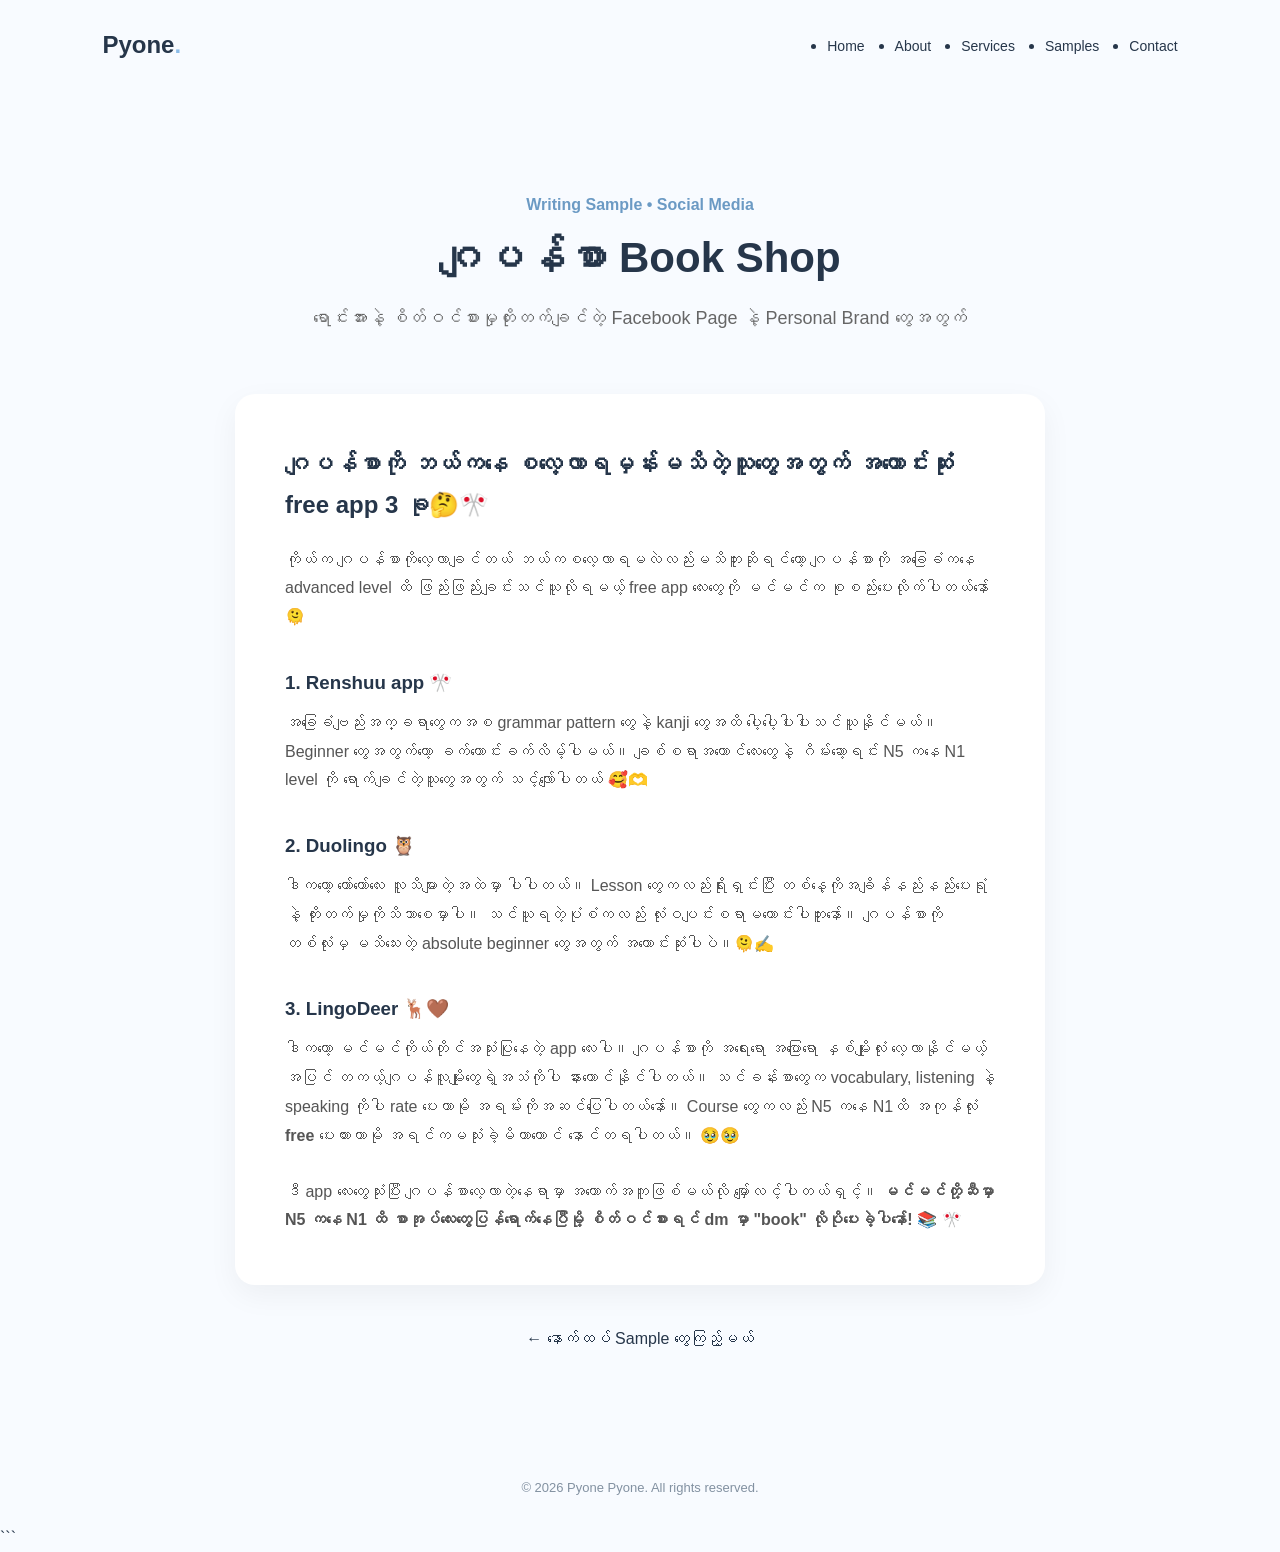
<file: mmsample4.html>
<!DOCTYPE html>
<html lang="en">

<head>
    <meta charset="UTF-8">
    <meta name="viewport" content="width=device-width, initial-scale=1.0">

    <title>ဂျပန်စာ Book Shop</title>

    <!-- Go back one folder to find style.css -->
    <link rel="stylesheet" href="mmstyle.css">
</head>

<body>

    <!-- Navigation -->
    <header>
        <nav class="navbar">

            <div class="logo">
                Pyone<span>.</span>
            </div>

            <ul class="nav-links">
                <li><a href="index.html">Home</a></li>
                <li><a href="index.html#about">About</a></li>
                <li><a href="index.html#services">Services</a></li>
                <li><a href="index.html#writing">Samples</a></li>
                <li><a href="index.html#contact">Contact</a></li>
            </ul>

        </nav>
    </header>


    <!-- Article -->
    <main class="sample-page">

        <section class="sample-header">

            <p class="sample-category">
                Writing Sample • Social Media
            </p>

            <h1>ဂျပန်စာ Book Shop</h1>

            <p class="sample-intro">
                ရောင်းအားနဲ့ စိတ်ဝင်စားမှုတိုးတက်ချင်တဲ့ Facebook Page နဲ့ Personal Brand တွေအတွက်
            </p>

        </section>


        <article class="sample-content">
            <h2>ဂျပန်စာကို ဘယ်ကနေ စလေ့လာရမှန်းမသိတဲ့သူတွေအတွက် အကောင်းဆုံး free app 3 ခု🤔🎌</h2>
            <p>ကိုယ်က ဂျပန်စာကိုလေ့လာချင်တယ် ဘယ်ကစလေ့လာရမလဲလည်းမသိဘူးဆိုရင်တော့ ဂျပန်စာကို အခြေခံကနေ advanced level ထိ ဖြည်းဖြည်းချင်းသင်ယူလိုရမယ့် free app လေးတွေကို မင်မင်က စုစည်းပေးလိုက်ပါတယ်နော်🫠</p>

            <h3>1. Renshuu app 🎌</h3>
            <p>အခြေခံဗျည်းအက္ခရာတွေကအစ grammar pattern ‌တွေနဲ့ kanji ‌တွေအထိ ပေါ့ပေါ့ပါးပါးသင်ယူနိုင်မယ်။ Beginner တွေအတွက်တော့ ခက်ကောင်းခက်လိမ့်ပါမယ်။ ချစ်စရာအကောင်လေးတွေနဲ့ ဂိမ်းဆော့ရင်း N5 ကနေ N1 level ကို ရောက်ချင်တဲ့သူ‌တွေအတွက် သင့်လျော်ပါတယ် 🥰🫶</p>
            
            <h3>2. Duolingo 🦉</h3>
            <p>ဒါကတော့ တော်တော်‌လေး လူသိများတဲ့အထဲမှာ ပါပါတယ်။ Lesson ‌တွေကလည်းရိုးရှင်းပြီး တစ်နေ့ကိုအချိန်နည်းနည်းပေးရုံနဲ့ တိုးတက်မှုကိုသိသာစေမှာပါ။ သင်ယူရတဲ့ပုံစံကလည်း လုံးဝပျင်းစရာမကောင်းပါဘူးနော်။ ဂျပန်စာကို တစ်လုံးမှ မသိ‌သေးတဲ့ absolute beginner တွေအတွက် အကောင်းဆုံးပါပဲ။🫠✍️ </p>

            <h3>3. LingoDeer 🦌🤎</h3>
            <p>ဒါကတော့ မင်မင်ကိုယ်တိုင်အသုံးပြုနေတဲ့ app လေးပါ။ ဂျပန်စာကို အရေးရော အပြောရော နှစ်မျိုးလုံး လေ့လာနိုင်မယ့်အပြင် တကယ့်ဂျပန်လူမျိုးတွေရဲ့အသံကိုပါ နားထောင်နိုင်ပါတယ်။ သင်ခန်းစာတွေက vocabulary, listening နဲ့ speaking ကိုပါ rate ပေးတာမို အရမ်းကိုအဆင်ပြေပါတယ်နော်။ Course တွေကလည်း N5 ကနေ N1ထိ အကုန်လုံး <b>free</b> ပေးထားတာမို အရင်ကမသုံးခဲ့မိတာတောင် နောင်တရပါတယ်။ 🥹🥹 </p>
            <br>
            <p>ဒီ app လေးတွေသုံးပြီး ဂျပန်စာလေ့လာတဲ့နေရာမှာ အထောက်အကူဖြစ်မယ်လို မျှော်လင့်ပါတယ်ရှင့်။ <b>မင်မင်တို့ဆီမှာ N5 ကနေ N1 ထိ စာအုပ်လေးတွေပြန်ရောက်နေပြီမို့ စိတ်ဝင်စားရင် dm မှာ "book" လိုပိုပေးခဲ့ပါနော်!</b> 📚 🎌</p>

        </article>


        <!-- Back to portfolio -->
        <div class="back-button">
            <a href="index.html#writing" class="sample-link">
                ← နောက်ထပ် Sample တွေကြည့်မယ်
            </a>
        </div>

    </main>


    <footer>
        <p>© 2026 Pyone Pyone. All rights reserved.</p>
    </footer>

</body>

</html>
```
</file>
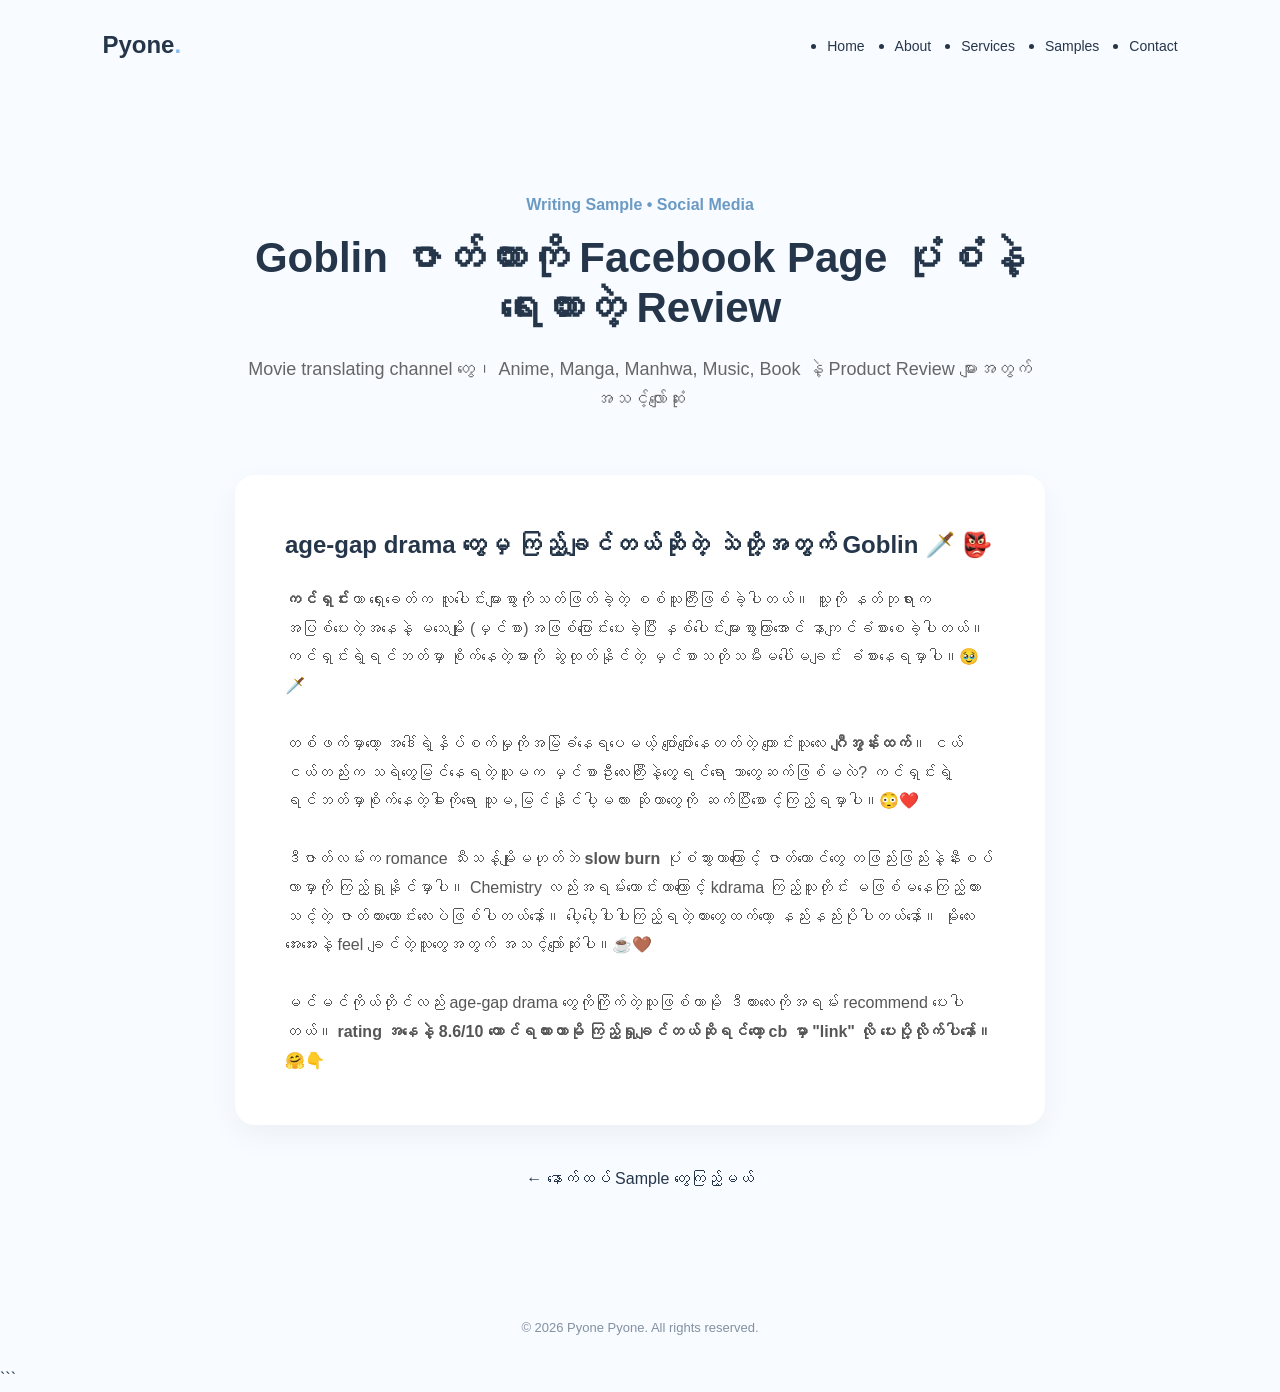
<file: mmsample5.html>
<!DOCTYPE html>
<html lang="en">

<head>
    <meta charset="UTF-8">
    <meta name="viewport" content="width=device-width, initial-scale=1.0">

    <title>age-gap drama တွေမှ ကြည့်ချင်တယ်ဆိုတဲ့ သဲတို့အတွက် Goblin 🗡️ 👺</title>

    <!-- Go back one folder to find style.css -->
    <link rel="stylesheet" href="mmstyle.css">
</head>

<body>

    <!-- Navigation -->
    <header>
        <nav class="navbar">

            <div class="logo">
                Pyone<span>.</span>
            </div>

            <ul class="nav-links">
                <li><a href="index.html">Home</a></li>
                <li><a href="index.html#about">About</a></li>
                <li><a href="index.html#services">Services</a></li>
                <li><a href="index.html#writing">Samples</a></li>
                <li><a href="index.html#contact">Contact</a></li>
            </ul>

        </nav>
    </header>


    <!-- Article -->
    <main class="sample-page">

        <section class="sample-header">

            <p class="sample-category">
                Writing Sample • Social Media
            </p>

            <h1>Goblin ဇာတ်ကားကို Facebook Page ပုံစံနဲ့ ရေးထားတဲ့ Review</h1>

            <p class="sample-intro">
                Movie translating channel တွေ၊ Anime, Manga, Manhwa, Music, Book နဲ့ Product Review များအတွက် အသင့်လျော်ဆုံး
                
            </p>

        </section>


        <article class="sample-content">

            <h2>age-gap drama တွေမှ ကြည့်ချင်တယ်ဆိုတဲ့ သဲတို့အတွက် Goblin 🗡️ 👺</h2>

            <p><b>ကင်ရှင်း</b>ဟာ ရှေးခေတ်က လူပေါင်းများစွာကိုသတ်ဖြတ်ခဲ့တဲ့ စစ်သူကြီးဖြစ်ခဲ့ပါတယ်။ သူ့ကို နတ်ဘုရားက အပြစ်ပေးတဲ့‌အနေနဲ့ မသေမျိုး (မှင်စာ)အဖြစ်ပြောင်းပေးခဲ့ပြီး နှစ်ပေါင်းများစွာကြာအောင် နာကျင်ခံစားစေခဲ့ပါတယ်။ ကင်ရှင်းရဲ့ရင်ဘတ်မှာ စိုက်နေတဲ့ဓားကို ဆွဲထုတ်နိုင်တဲ့ မှင်စာသတိုသမီးမပေါ်မချင်း ခံစားနေရမှာပါ။🥹🗡️<br><br>

            တစ်ဖက်မှာတော့ အဒေါ်ရဲ့နှိပ်စက်မှုကိုအမြဲခံနေရပေမယ့် ပျော်ပျော်နေတတ်တဲ့ ကျောင်းသူလေး <b>ဂျီအွန်းထက်</b>။ ငယ်ငယ်တည်းက သရဲတွေမြင်နေရတဲ့သူမက မှင်စာဦးလေးကြီးနဲ့တွေ့ရင်ရော ဘာတွေဆက်ဖြစ်မလဲ? ကင်ရှင်းရဲ့ရင်ဘတ်မှာစိုက်နေတဲ့ဓါးကိုရော သူမ,မြင်နိုင်ပါ့မလား ဆိုတာတွေကို ဆက်ပြီးစောင့်ကြည့်ရမှာပါ။😳❤️<br><br> 

            ဒီ‌ဇာတ်လမ်းက romance သီးသန့်မျိုးမဟုတ်ဘဲ <b>slow burn</b> ပုံစံသွားတာကြောင့်  ဇာတ်ကောင်တွေ တဖြည်းဖြည်းနဲ့နီးစပ်လာမှာကို ကြည့်ရှုနိုင်မှာပါ။ Chemistry လည်းအရမ်းကောင်းတာကြောင့် kdrama ကြည့်သူတိုင်း မဖြစ်မနေကြည့်ထားသင့်တဲ့ ဇာတ်ကားကောင်းလေးပဲဖြစ်ပါတယ်နော်။ ပေါ့ပေါ့ပါးပါးကြည့်ရတဲ့ကားတွေထက်တော့ နည်းနည်းပိုပါတယ်နော်။ မိုး‌လေးအေးအေးနဲ့ feel ချင်တဲ့သူတွေအတွက် အသင့်လျော်ဆုံးပါ။☕️🤎<br><br>

            မင်မင်ကိုယ်တိုင်လည်း age-gap drama တွေကိုကြိုက်တဲ့သူဖြစ်တာမို ဒီကားလေးကိုအရမ်း recommend ပေးပါတယ်။ <b>rating အနေနဲ့ <b>8.6/10</b> တောင်ရထားတာမို ကြည့်ရှုချင်တယ်ဆိုရင်တော့ cb မှာ "link" လို ပေးပို့လိုက်ပါနော်။</b>🤗👇</p>

        </article>


        <!-- Back to portfolio -->
        <div class="back-button">
            <a href="index.html#writing" class="sample-link">
                ← နောက်ထပ်  Sample တွေကြည့်မယ်
            </a>
        </div>

    </main>


    <footer>
        <p>© 2026 Pyone Pyone. All rights reserved.</p>
    </footer>

</body>

</html>
```
</file>
<file: mmstyle.css>
/* =========================
   RESET
========================= */

* {
    margin: 0;
    padding: 0;
    box-sizing: border-box;
}

html {
    scroll-behavior: smooth;
}

body {
    font-family: Arial, sans-serif;
    background: #f8fbff;
    color: #26364a;
    line-height: 1.7;
}

a {
    text-decoration: none;
    color: inherit;
}


/* =========================
   NAVIGATION
========================= */

header {
    width: 100%;
    padding: 25px 8%;
    position: relative;
    z-index: 100;
}

.navbar {
    display: flex;
    justify-content: space-between;
    align-items: center;
}

.logo {
    font-size: 24px;
    font-weight: bold;
}

.logo span {
    color: #8bbce8;
}

.nav-links {
    display: flex;
    align-items: center;
    gap: 30px;
}

.nav-links a {
    font-size: 14px;
    transition: 0.3s;
}

.nav-links a:hover {
    color: #6da9da;
}

.menu-toggle {
    display: none;
    border: none;
    background: transparent;
    font-size: 25px;
    cursor: pointer;
    color: #26364a;
}


/* =========================
   HERO
========================= */

.hero {
    min-height: 85vh;

    padding: 70px 8%;

    display: flex;
    align-items: center;
    justify-content: space-between;

    overflow: hidden;
}

.hero-text {
    max-width: 680px;
}

.hello,
.section-label {
    color: #78add9;
    font-size: 12px;
    font-weight: bold;
    letter-spacing: 3px;
}

.hero h1 {
    font-size: clamp(55px, 9vw, 100px);
    line-height: 1;
    margin: 15px 0;
}

.hero h2 {
    font-size: 27px;
    font-weight: normal;
}

.hero h2 span {
    color: #6da9da;
}

.intro {
    max-width: 550px;
    margin-top: 20px;
    color: #6c7b8d;
}

.buttons {
    display: flex;
    gap: 15px;
    margin-top: 30px;
}

.btn {
    padding: 13px 25px;
    border-radius: 30px;
    display: inline-block;
    transition: 0.3s;
}

.primary {
    background: #8bbce8;
    color: white;
}

.primary:hover {
    transform: translateY(-4px);
}

.secondary {
    border: 1px solid #8bbce8;
    color: #5e99ca;
}

.secondary:hover {
    background: #eaf5ff;
}


/* =========================
   HERO DECORATION
========================= */

.hero-decoration {
    position: relative;
    width: 320px;
    height: 320px;
}

.circle {
    width: 270px;
    height: 270px;

    border-radius: 50%;

    overflow: hidden;

    background: #dceeff;

    position: absolute;
    top: 25px;
    left: 25px;

    animation: float 4s ease-in-out infinite;
}

.circle img {
    width: 100%;
    height: 100%;

    object-fit: cover;

    display: block;
    user-select: none;
    -webkit-user-drag: none;
    pointer-events: none;
    
}

.sparkle {
    position: absolute;
    color: #8bbce8;
}

.sparkle-one {
    font-size: 55px;
    top: 0;
    right: 10px;
}

.sparkle-two {
    font-size: 35px;
    bottom: 20px;
    left: 0;
}

.floating-note {
    position: absolute;

    right: 20px;
    bottom: 70px;

    padding: 10px 18px;

    border-radius: 20px;

    background: white;

    color: #6da9da;

    box-shadow: 0 10px 30px rgba(100, 150, 190, 0.12);

    transform: rotate(5deg);
}

@keyframes float {

    0%,
    100% {
        transform: translateY(0);
    }

    50% {
        transform: translateY(-15px);
    }

}


/* =========================
   SECTIONS
========================= */

.section {
    max-width: 1100px;
    margin: auto;
    padding: 110px 8%;
}

.section h2 {
    max-width: 750px;

    font-size: 42px;

    line-height: 1.2;

    margin: 10px 0 25px;
}

.section-description,
.about-content p {
    color: #6c7b8d;
}

.about-content {
    max-width: 700px;
}

.about-content p + p {
    margin-top: 15px;
}


/* =========================
   SERVICES
========================= */

.services-container {
    display: grid;

    grid-template-columns: repeat(4, 1fr);

    gap: 20px;

    margin-top: 35px;
}

.service-card {
    background: white;

    padding: 30px;

    border-radius: 20px;

    box-shadow: 0 10px 30px rgba(100, 150, 190, 0.08);

    transition: 0.3s;
}

.service-card:hover {
    transform: translateY(-7px);
}

.icon {
    font-size: 28px;

    color: #78add9;

    margin-bottom: 15px;
}

.service-card h3 {
    margin-bottom: 10px;
}

.service-card p {
    color: #718092;
    font-size: 14px;
}


/* =========================
   WRITING
========================= */

.writing-container {
    display: grid;

    grid-template-columns: repeat(3, 1fr);

    gap: 25px;

    margin-top: 35px;
}

.writing-card {
    background: white;

    padding: 30px;

    border-radius: 20px;

    box-shadow: 0 10px 30px rgba(100, 150, 190, 0.08);

    transition: 0.3s;
}

.writing-card:hover {
    transform: translateY(-7px);
}

.writing-type {
    font-size: 10px;

    letter-spacing: 2px;

    color: #78add9;

    font-weight: bold;
}

.writing-card h3 {
    margin: 15px 0 12px;

    font-size: 20px;

    line-height: 1.4;
}

.writing-card p {
    color: #718092;

    font-size: 14px;

    margin-bottom: 20px;
}

.read-more {
    color: #6da9da;

    font-size: 14px;

    font-weight: bold;

    transition: 0.3s;
}

.read-more:hover {
    margin-left: 5px;
}


/* =========================
   WHY ME
========================= */

.qualities {
    display: grid;

    grid-template-columns: repeat(3, 1fr);

    gap: 40px;

    margin-top: 40px;
}

.qualities span {
    color: #8bbce8;

    font-weight: bold;
}

.qualities h3 {
    margin: 10px 0;
}

.qualities p {
    color: #718092;

    font-size: 14px;
}


/* =========================
   CONTACT
========================= */

.contact {
    text-align: center;

    padding: 130px 20px;

    background: #eaf5ff;
}

.contact h2 {
    font-size: 55px;

    margin: 15px 0;
}

.contact p:not(.section-label) {
    color: #718092;

    margin-bottom: 25px;
}


/* =========================
   FOOTER
========================= */

footer {
    text-align: center;

    padding: 25px;

    font-size: 13px;

    color: #8291a1;
}


/* =========================
   SCROLL ANIMATION
========================= */

.reveal {
    opacity: 0;

    transform: translateY(30px);

    transition:
        opacity 0.8s ease,
        transform 0.8s ease;
}

.reveal.active {
    opacity: 1;

    transform: translateY(0);
}


/* =========================
   MOBILE
========================= */

@media (max-width: 900px) {

    .hero {
        flex-direction: column;

        text-align: center;

        gap: 70px;
    }

    .intro {
        margin-left: auto;
        margin-right: auto;
    }

    .buttons {
        justify-content: center;
    }

    .services-container {
        grid-template-columns: repeat(2, 1fr);
    }

    .writing-container {
        grid-template-columns: 1fr;
    }

    .qualities {
        grid-template-columns: 1fr;
    }

}


/* =========================
   SMALL SCREENS
========================= */

@media (max-width: 600px) {

    header {
        padding: 20px 6%;
    }

    .menu-toggle {
        display: block;
    }

    .nav-links {
        display: none;

        position: absolute;

        top: 75px;
        right: 6%;

        width: 200px;

        padding: 20px;

        background: white;

        border-radius: 15px;

        flex-direction: column;

        align-items: flex-start;

        gap: 15px;

        box-shadow: 0 10px 30px rgba(100, 150, 190, 0.15);
    }

    .nav-links.show {
        display: flex;
    }

    .hero {
        padding: 50px 6%;
    }

    .hero h1 {
        font-size: 55px;
    }

    .hero h2 {
        font-size: 22px;
    }

    .buttons {
        flex-direction: column;
        align-items: center;
    }

    .hero-decoration {
        transform: scale(0.8);
    }

    .section {
        padding: 80px 6%;
    }

    .section h2 {
        font-size: 34px;
    }

    .services-container {
        grid-template-columns: 1fr;
    }

    .contact h2 {
        font-size: 40px;
    }

}

/* =========================
   SAMPLE PAGE
========================= */

.sample-page {
    max-width: 850px;
    margin: 0 auto;
    padding: 100px 20px;
}

.sample-header {
    text-align: center;
    margin-bottom: 60px;
}

.sample-category {
    color: #6b9ac4;
    font-weight: 600;
    margin-bottom: 15px;
}

.sample-header h1 {
    font-size: 42px;
    line-height: 1.2;
    margin-bottom: 20px;
}

.sample-intro {
    font-size: 18px;
    line-height: 1.7;
    color: #666;
}

.sample-content {
    background: #ffffff;
    padding: 50px;
    border-radius: 20px;
    box-shadow: 0 10px 30px rgba(0, 0, 0, 0.05);
}

.sample-content h2 {
    margin-top: 0;
    margin-bottom: 20px;
}

.sample-content h3 {
    margin-top: 35px;
    margin-bottom: 10px;
}

.sample-content p {
    line-height: 1.8;
    color: #555;
}

.back-button {
    text-align: center;
    margin-top: 40px;
}
</file>
